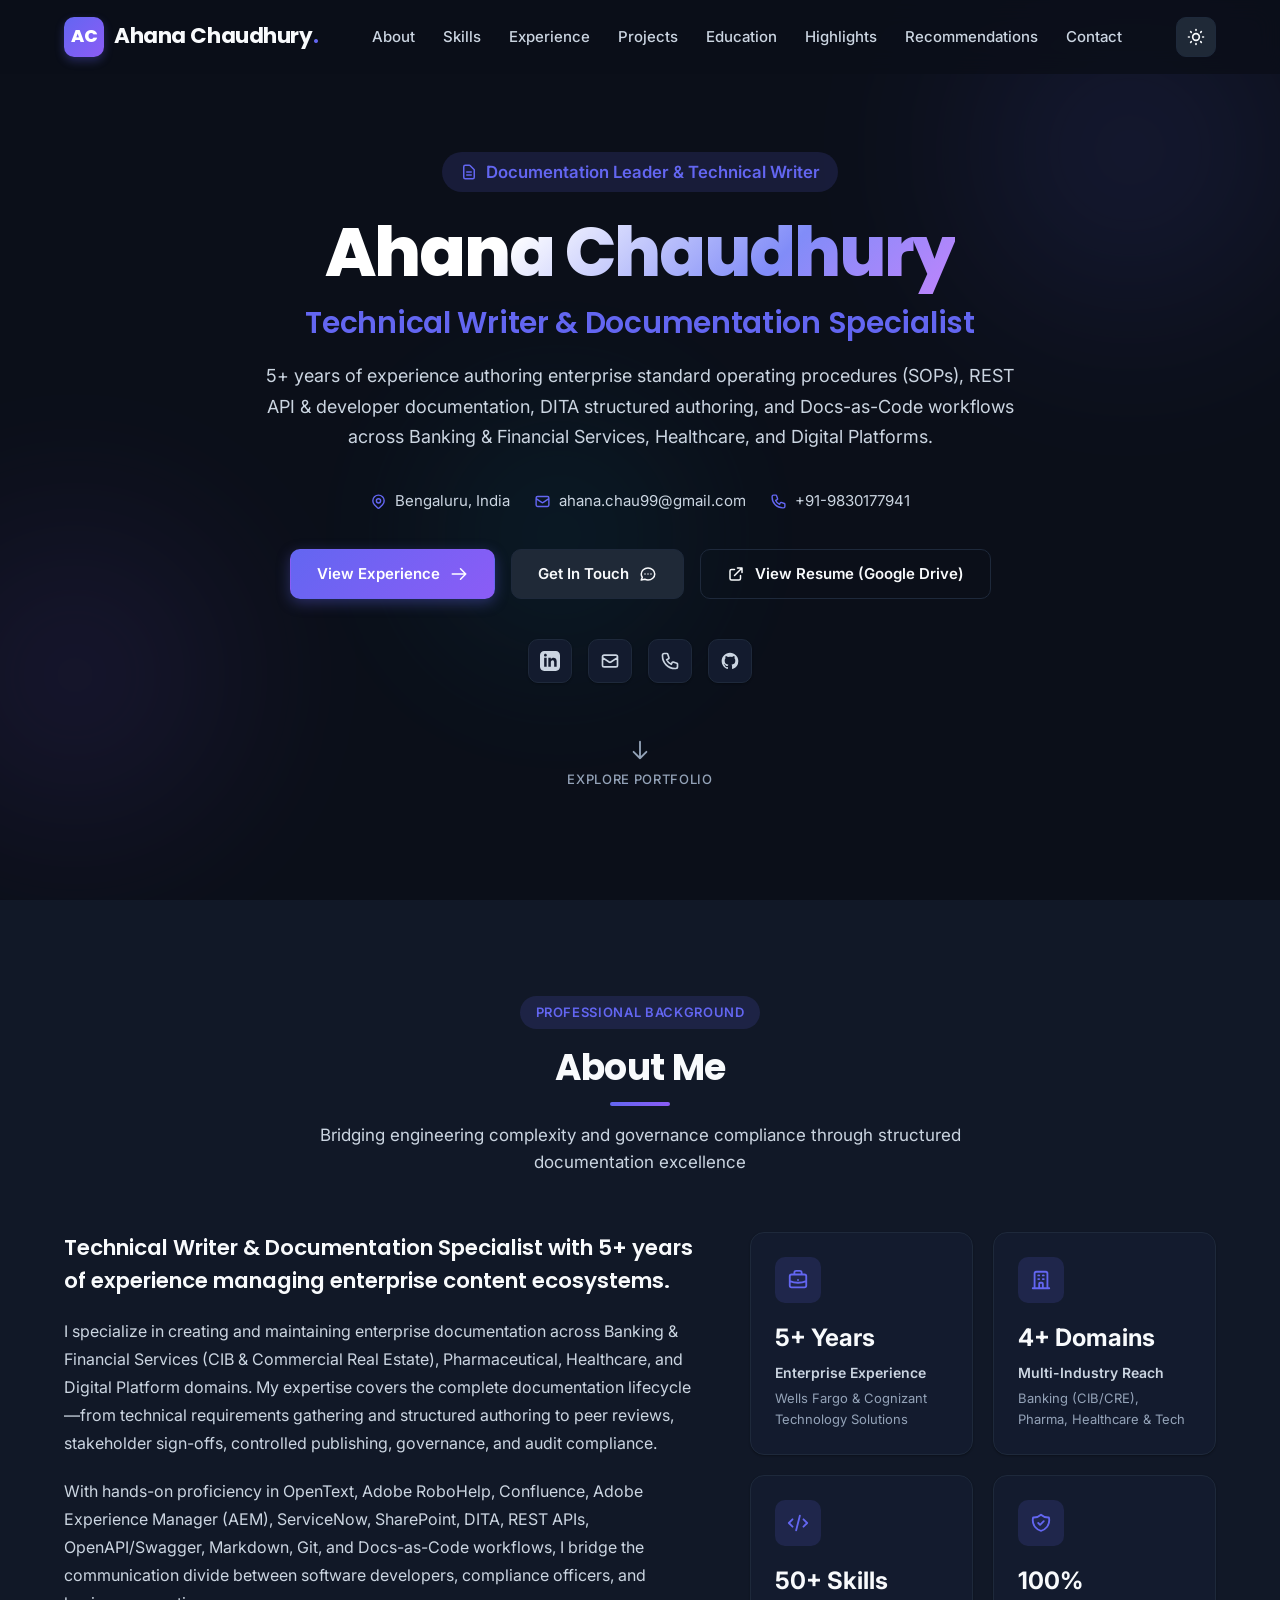
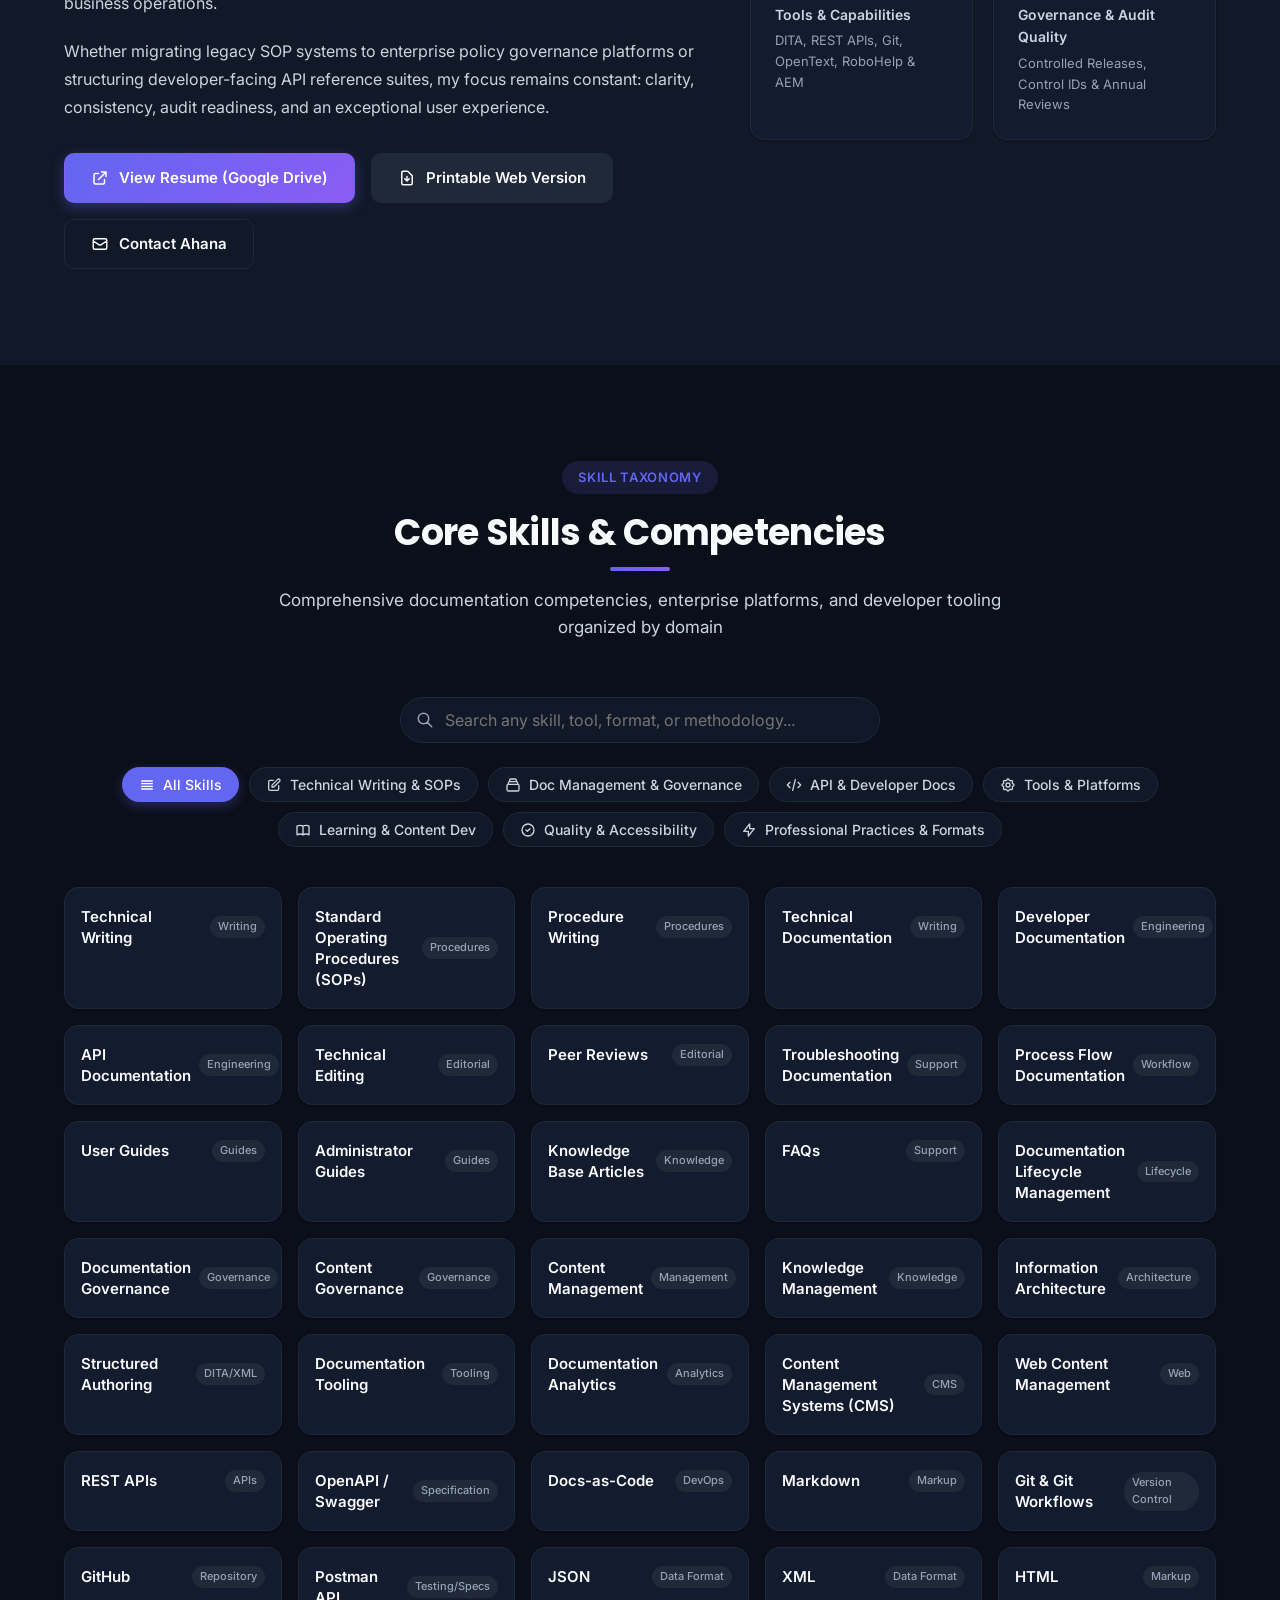
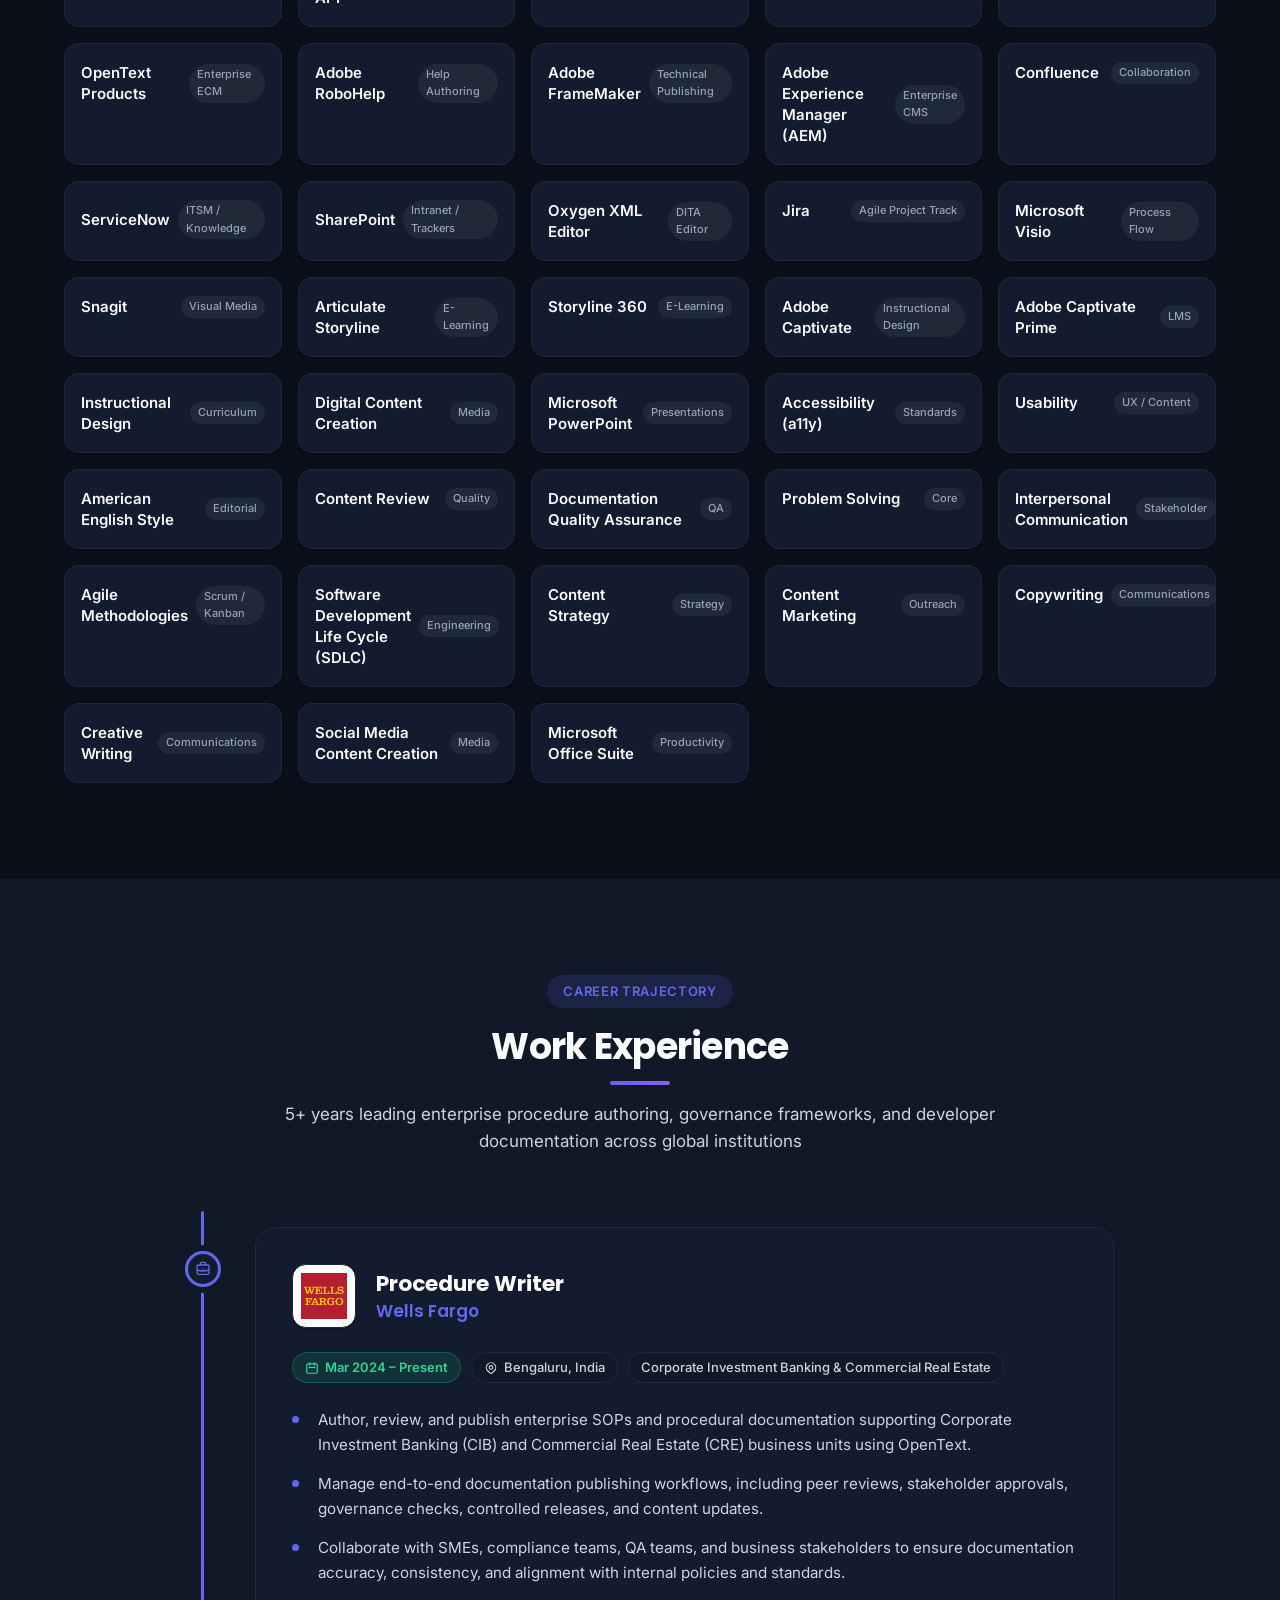
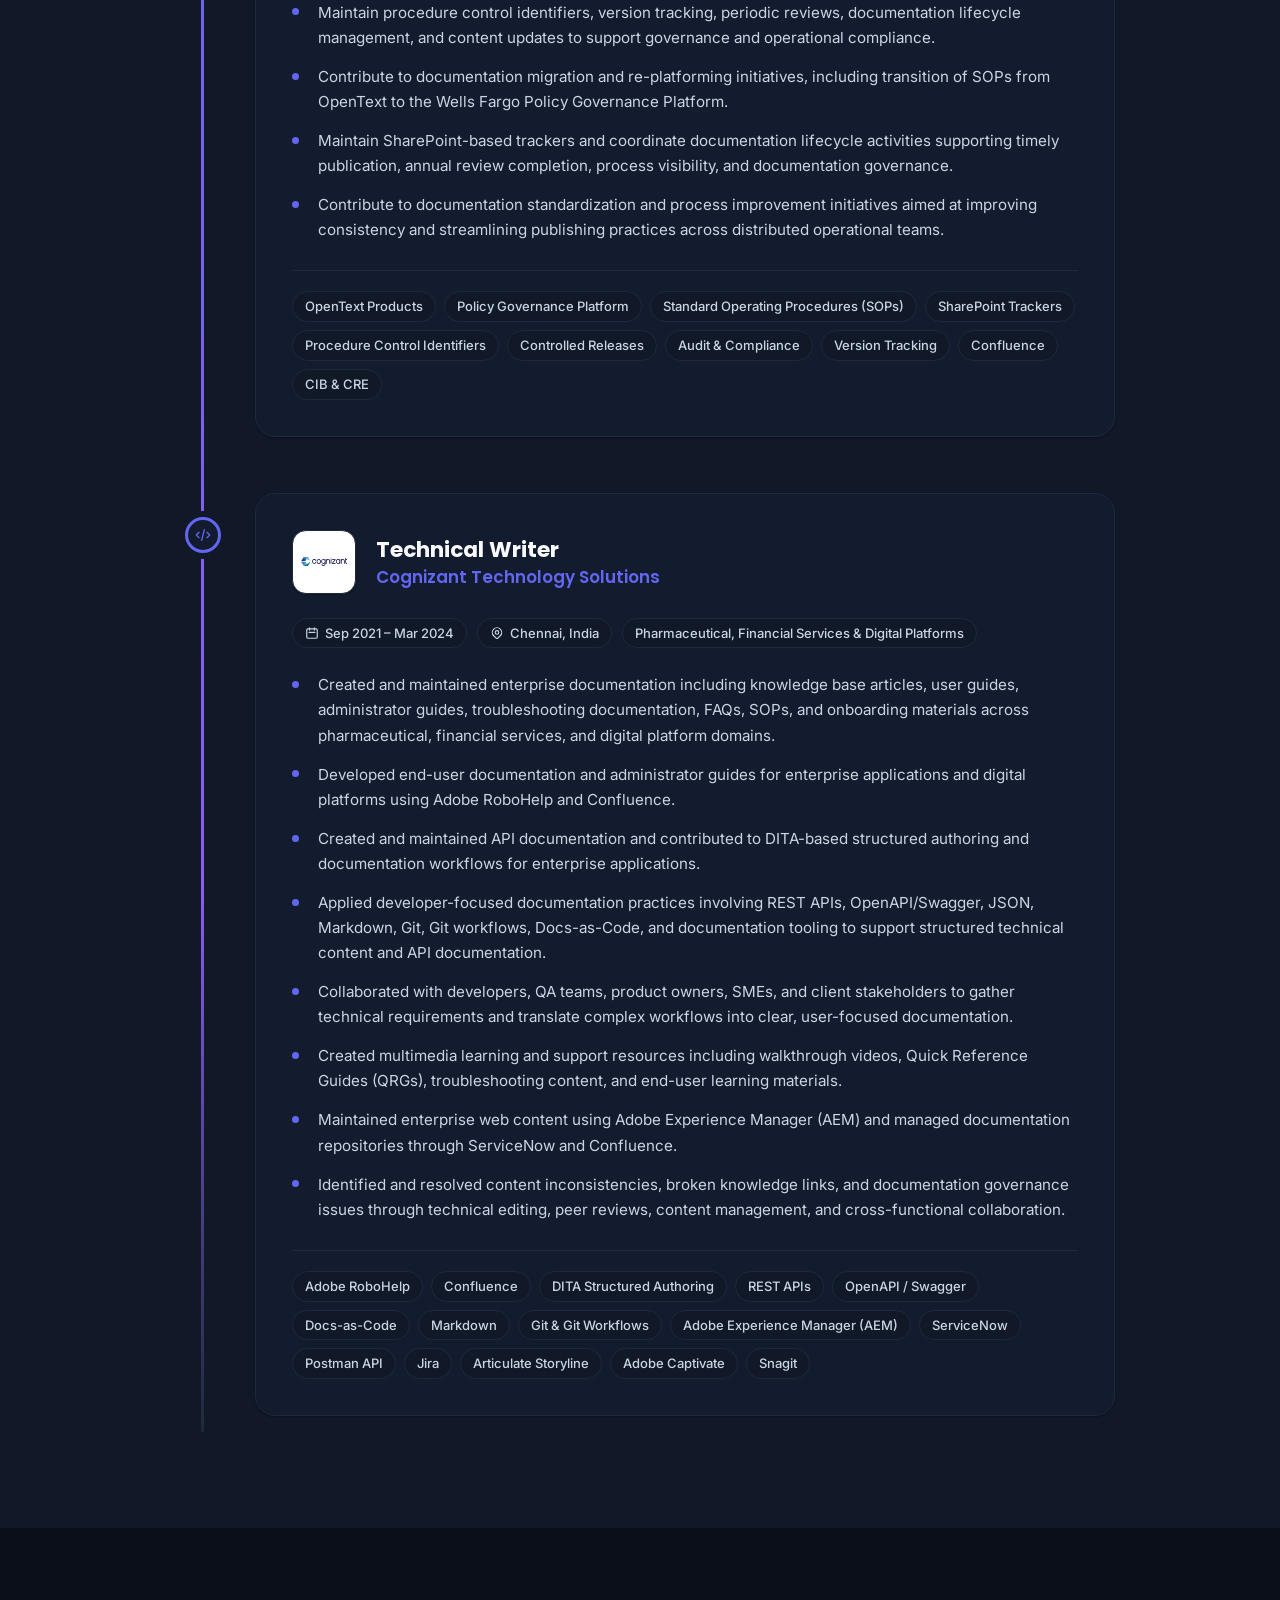
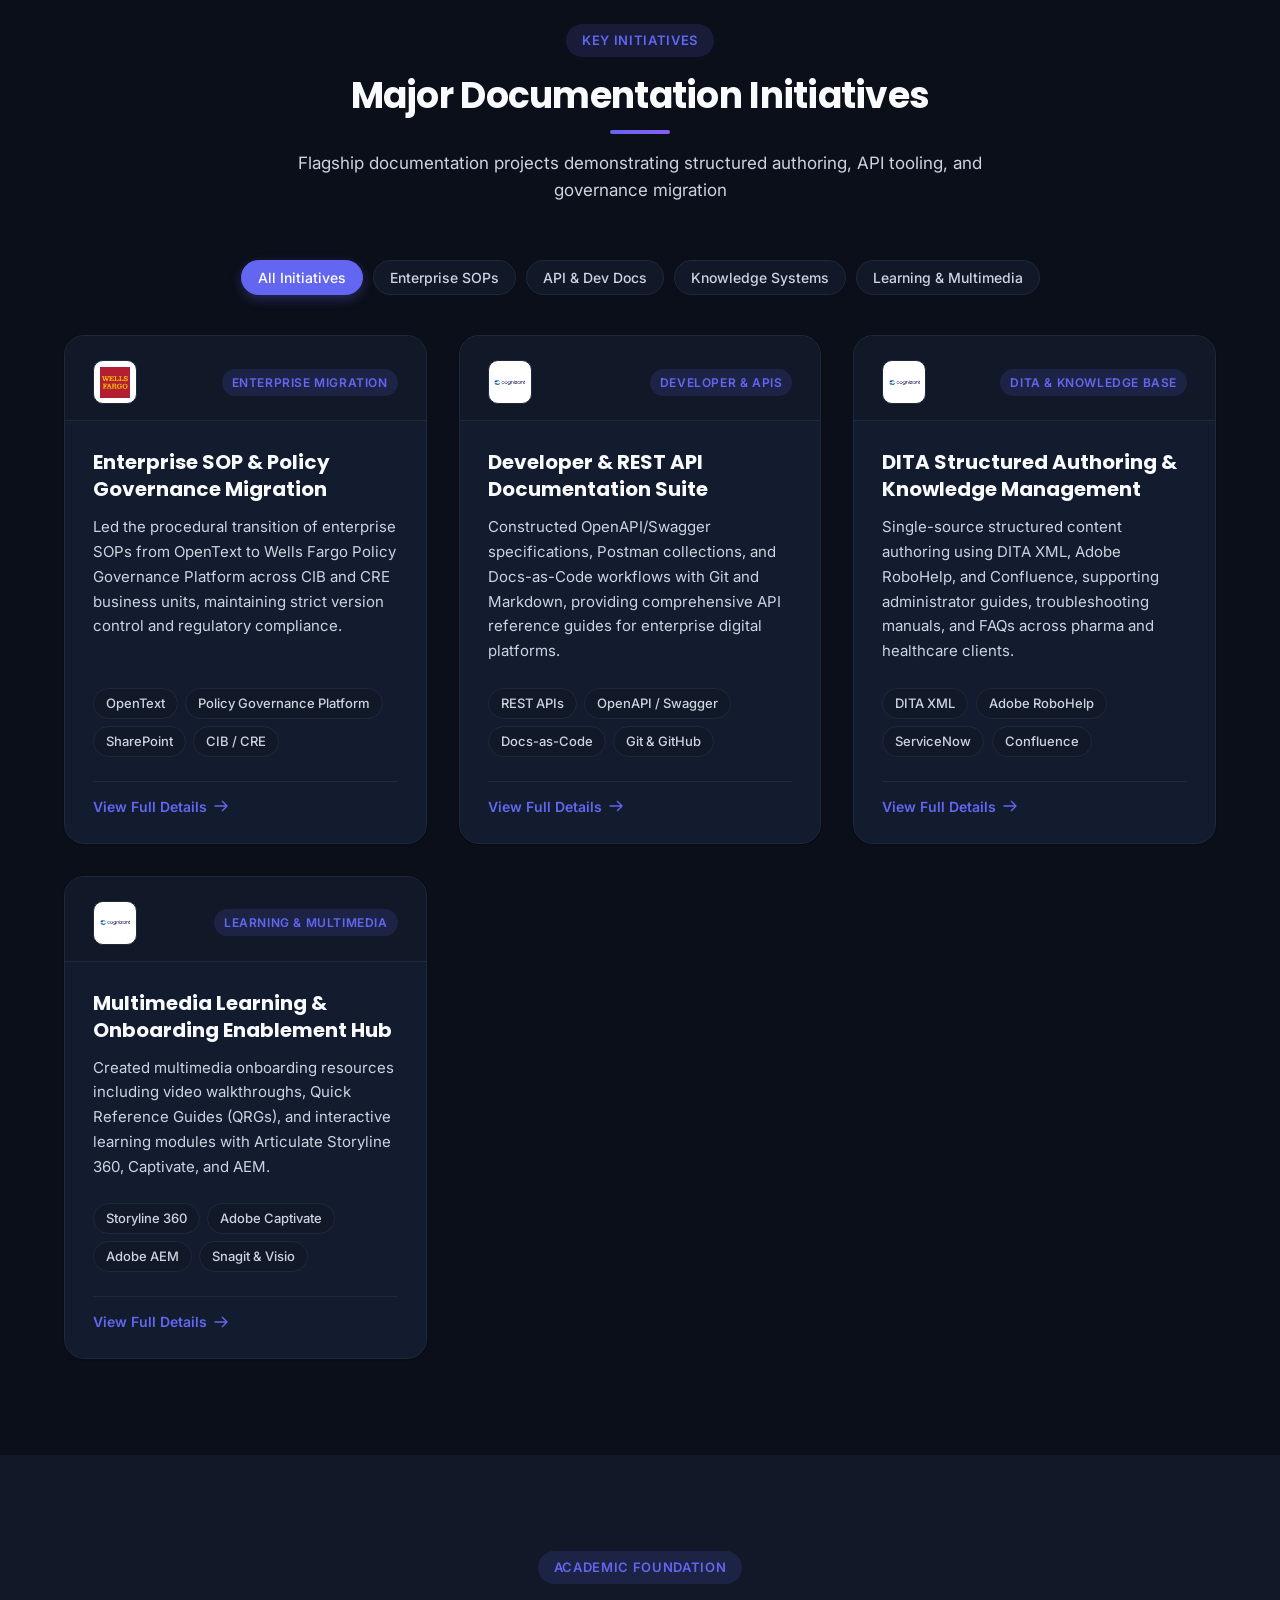
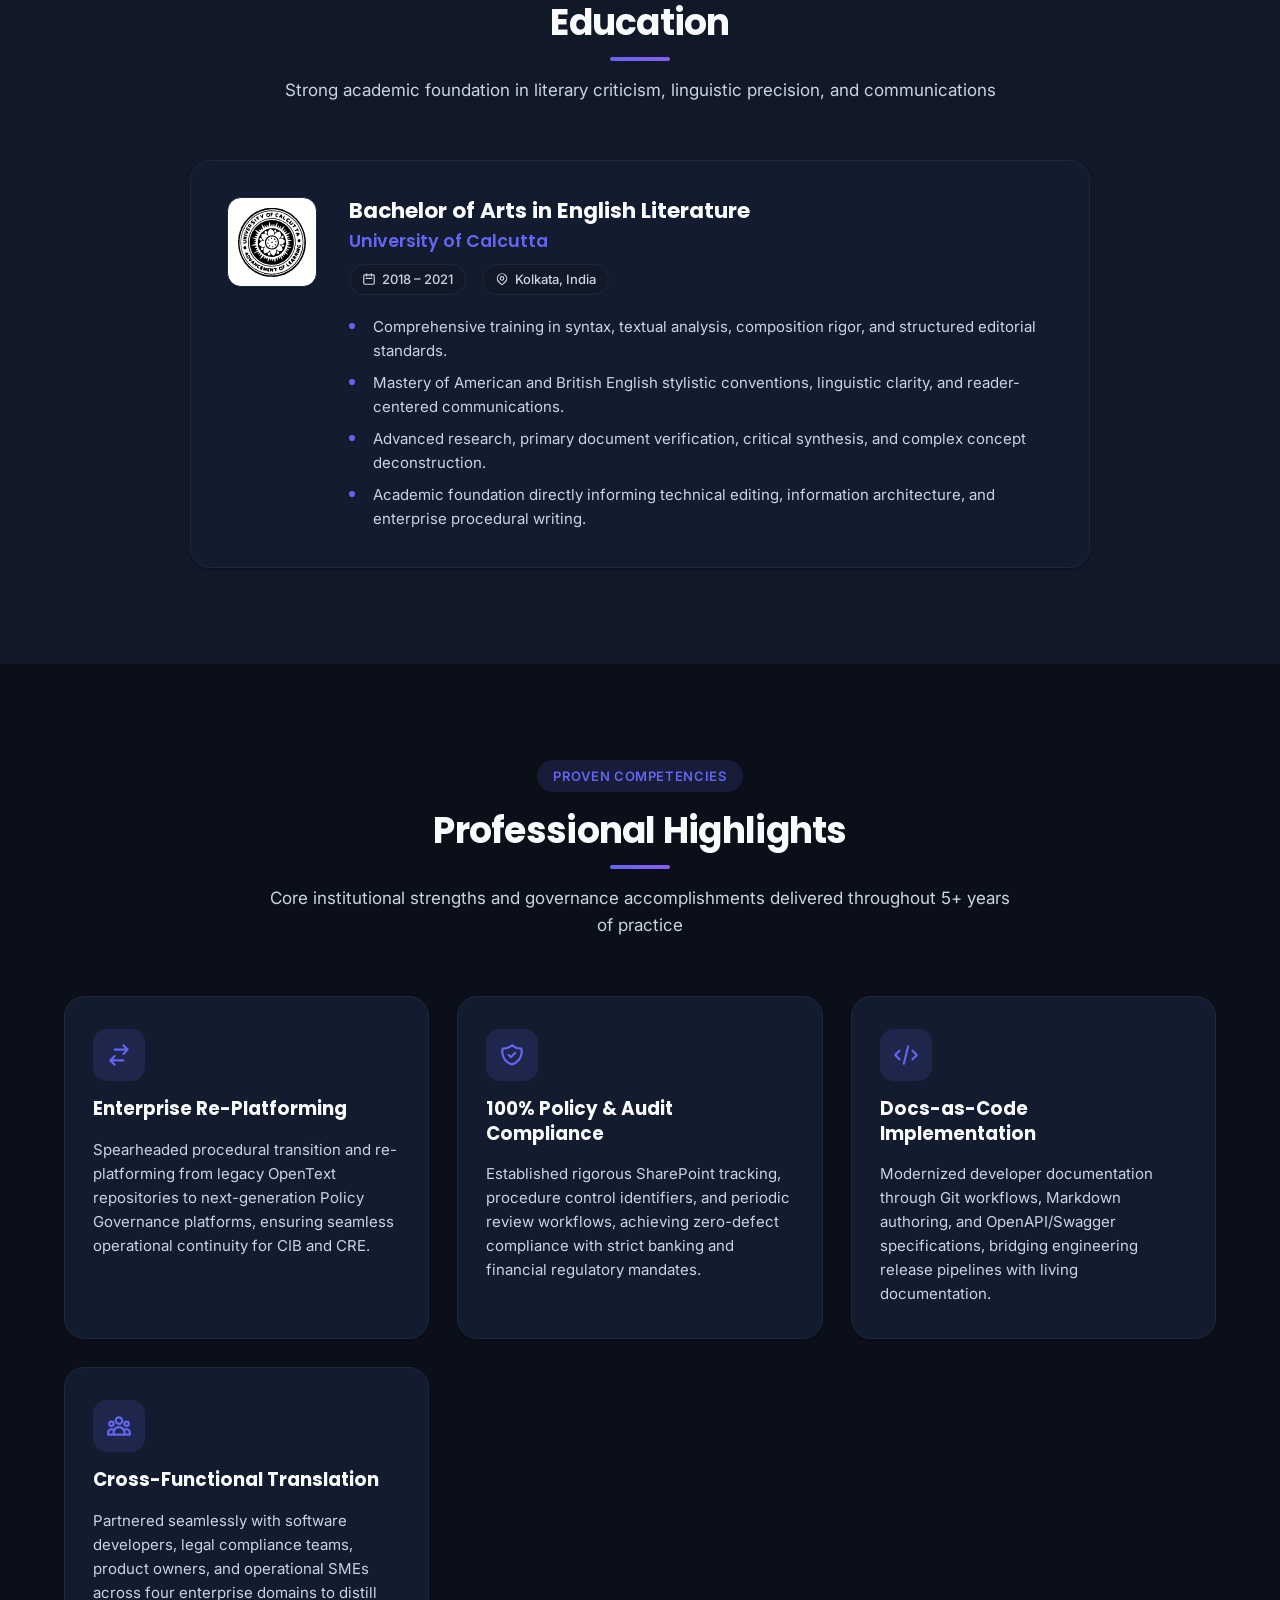
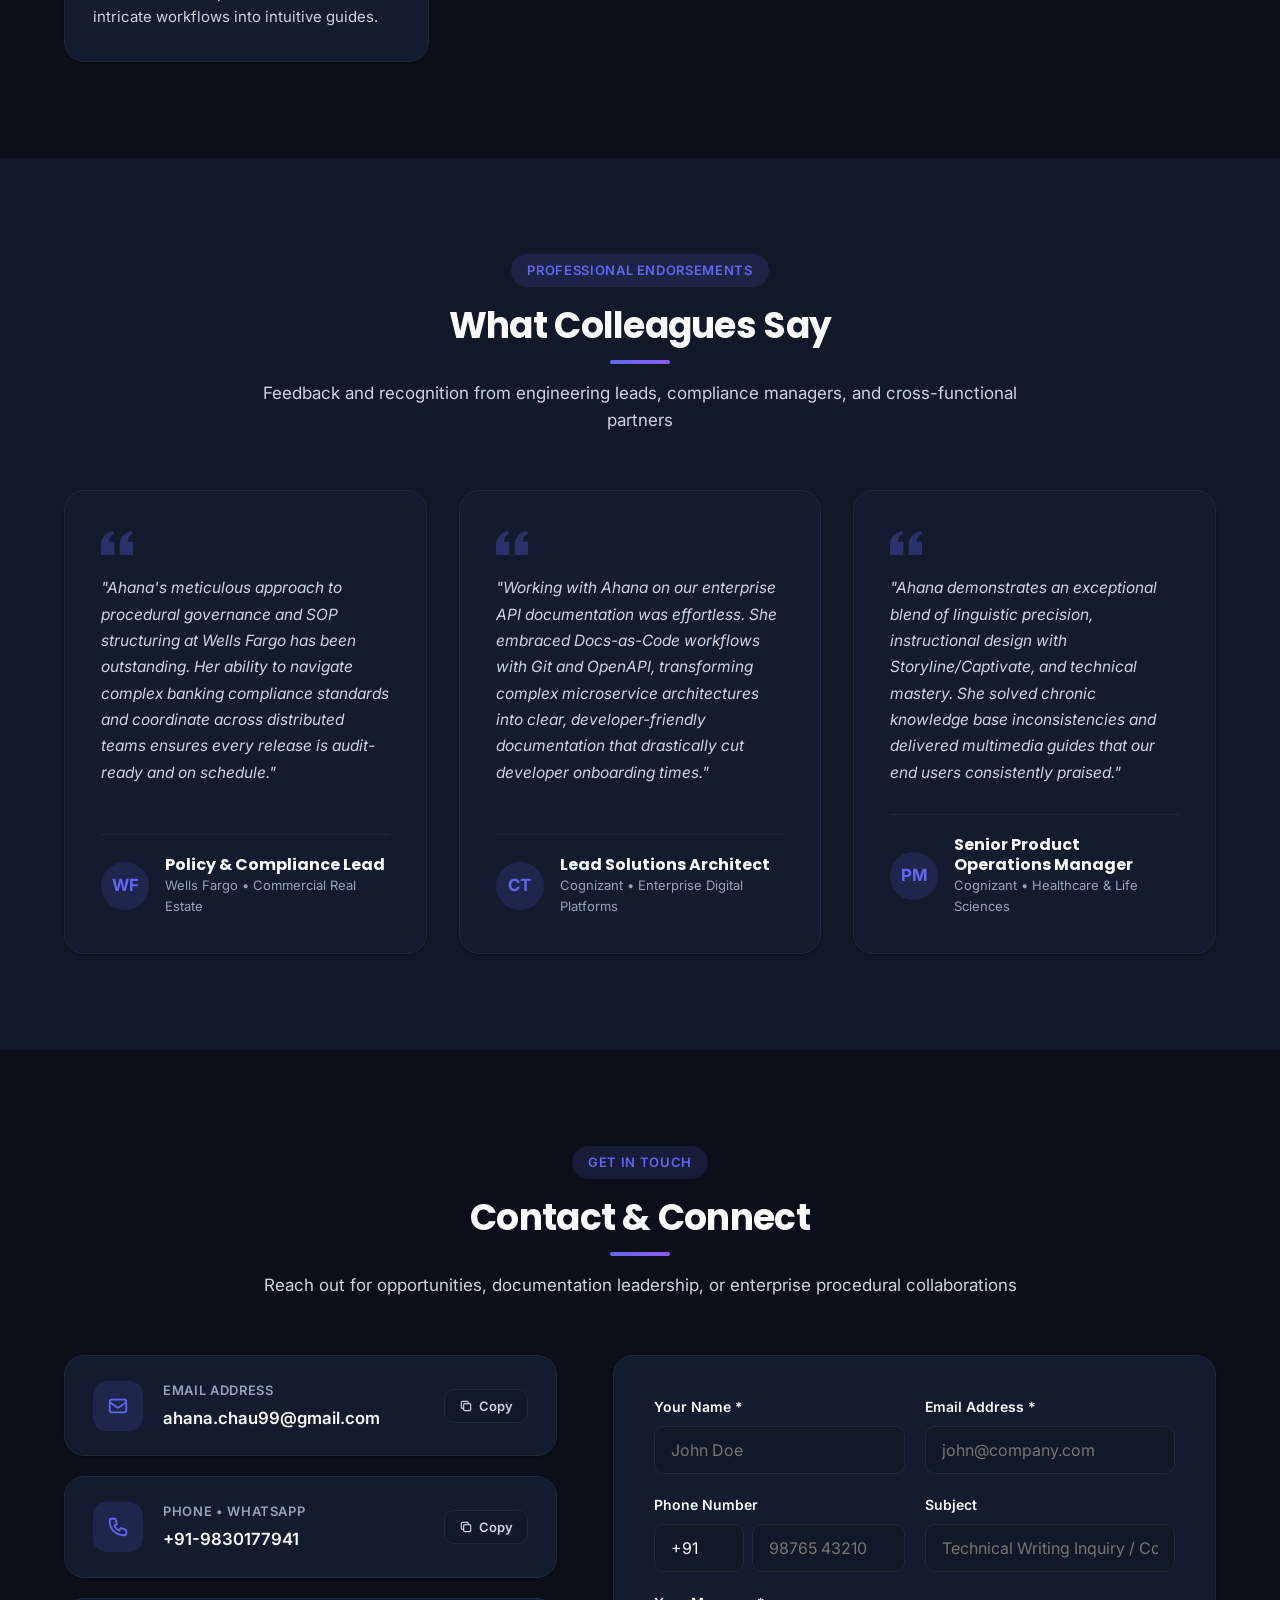
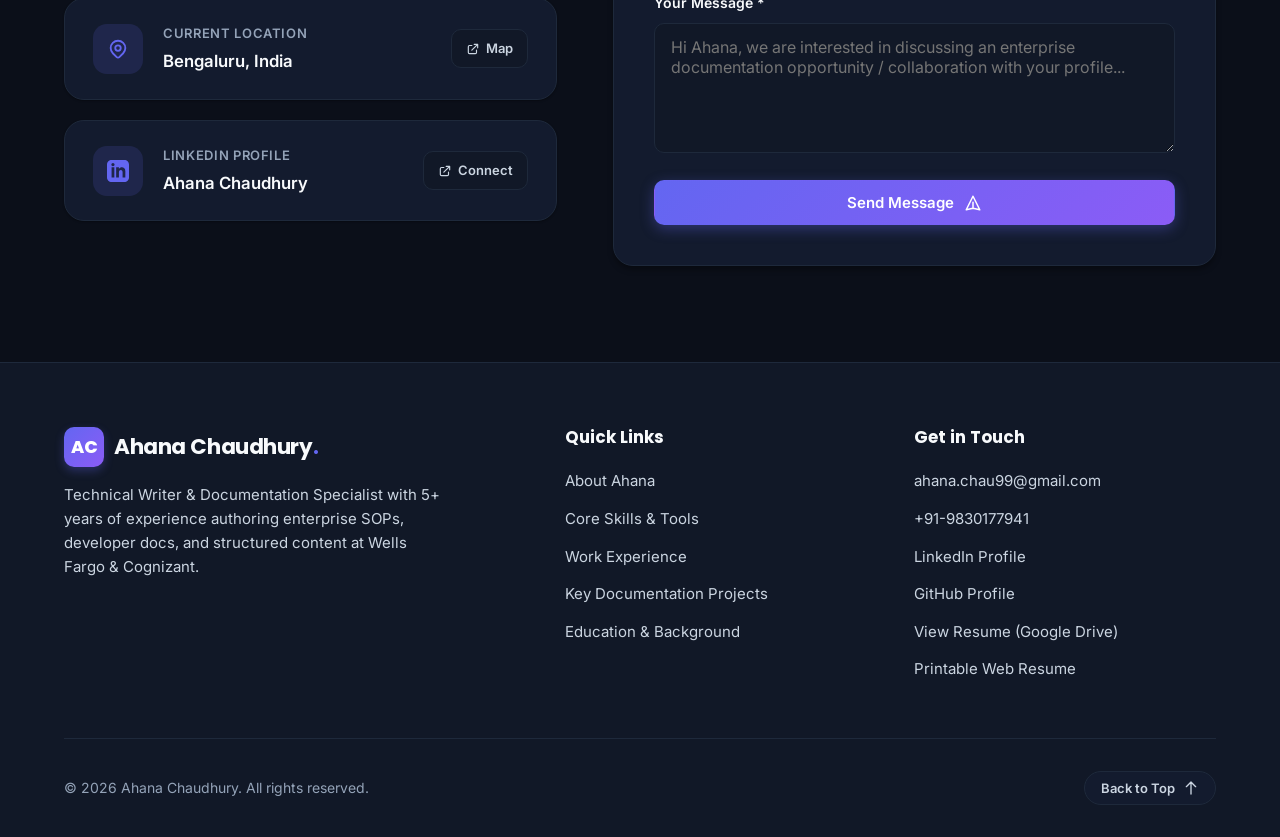
<file: index.html>
<!DOCTYPE html>
<html lang="en">
<head>
  <meta charset="UTF-8">
  <meta name="viewport" content="width=device-width, initial-scale=1.0">
  <meta http-equiv="X-UA-Compatible" content="ie=edge">
  
  <!-- Primary Meta Tags -->
  <title>Ahana Chaudhury | Technical Writer &amp; Documentation Specialist</title>
  <meta name="title" content="Ahana Chaudhury | Technical Writer &amp; Documentation Specialist">
  <meta name="description" content="Technical Writer &amp; Documentation Specialist with 5+ years experience in enterprise SOPs, REST API &amp; developer documentation, DITA structured authoring, and Docs-as-Code workflows across BFSI, Healthcare, and Digital Platforms.">
  <meta name="keywords" content="Ahana Chaudhury, Technical Writer, Documentation Specialist, Wells Fargo, Cognizant, API Documentation, SOPs, OpenText, Docs-as-Code, DITA, RoboHelp, AEM, Confluence">
  <meta name="author" content="Ahana Chaudhury">
  <meta name="theme-color" content="#6366f1">

  <!-- Open Graph / Facebook / LinkedIn -->
  <meta property="og:type" content="website">
  <meta property="og:url" content="https://ahanachaudhury.github.io/">
  <meta property="og:title" content="Ahana Chaudhury | Technical Writer &amp; Documentation Specialist">
  <meta property="og:description" content="5+ years of experience authoring enterprise documentation, developer guides, REST APIs, and structured content at Wells Fargo and Cognizant.">
  <meta property="og:image" content="assets/images/favicon.svg">

  <!-- Favicon -->
  <link rel="icon" type="image/svg+xml" href="assets/images/favicon.svg">
  <link rel="apple-touch-icon" href="assets/images/favicon.svg">

  <!-- Google Fonts: Inter & Poppins -->
  <link rel="preconnect" href="https://fonts.googleapis.com">
  <link rel="preconnect" href="https://fonts.gstatic.com" crossorigin>
  <link href="https://fonts.googleapis.com/css2?family=Inter:wght@300;400;500;600;700;800&family=Poppins:wght@400;500;600;700;800&display=swap" rel="stylesheet">

  <!-- Stylesheet -->
  <link rel="stylesheet" href="css/styles.css">
</head>
<body class="dark-mode">

  <!-- ==========================================================================
       NAVIGATION BAR
       ========================================================================== -->
  <nav class="navbar" id="navbar">
    <div class="container navbar-container">
      <a href="#home" class="navbar-logo" aria-label="Ahana Chaudhury Portfolio">
        <div class="logo-badge">AC</div>
        <span class="logo-text">Ahana Chaudhury<span class="logo-dot">.</span></span>
      </a>

      <!-- Desktop Menu -->
      <div class="navbar-menu">
        <a href="#about" class="navbar-link">About</a>
        <a href="#skills" class="navbar-link">Skills</a>
        <a href="#experience" class="navbar-link">Experience</a>
        <a href="#projects" class="navbar-link">Projects</a>
        <a href="#education" class="navbar-link">Education</a>
        <a href="#achievements" class="navbar-link">Highlights</a>
        <a href="#testimonials" class="navbar-link">Recommendations</a>
        <a href="#contact" class="navbar-link">Contact</a>
      </div>

      <!-- Action Buttons -->
      <div class="navbar-actions">
        <!-- Theme Toggle -->
        <button class="theme-toggle" id="themeToggle" aria-label="Toggle Light/Dark Theme" title="Toggle Theme">
          <svg class="sun-icon" xmlns="http://www.w3.org/2000/svg" fill="none" viewBox="0 0 24 24" stroke="currentColor">
            <path stroke-linecap="round" stroke-linejoin="round" stroke-width="2" d="M12 3v1m0 16v1m9-9h-1M4 12H3m15.364 6.364l-.707-.707M6.343 6.343l-.707-.707m12.728 0l-.707.707M6.343 17.657l-.707.707M16 12a4 4 0 11-8 0 4 4 0 018 0z" />
          </svg>
          <svg class="moon-icon" xmlns="http://www.w3.org/2000/svg" fill="none" viewBox="0 0 24 24" stroke="currentColor">
            <path stroke-linecap="round" stroke-linejoin="round" stroke-width="2" d="M20.354 15.354A9 9 0 018.646 3.646 9.003 9.003 0 0012 21a9.003 9.003 0 008.354-5.646z" />
          </svg>
        </button>

        <!-- Mobile Menu Toggle -->
        <button class="mobile-menu-toggle" id="mobileMenuToggle" aria-label="Open Mobile Menu">
          <svg xmlns="http://www.w3.org/2000/svg" fill="none" viewBox="0 0 24 24" stroke="currentColor">
            <path stroke-linecap="round" stroke-linejoin="round" stroke-width="2" d="M4 6h16M4 12h16m-7 6h7" />
          </svg>
        </button>
      </div>
    </div>
  </nav>

  <!-- Mobile Drawer -->
  <div class="mobile-drawer" id="mobileDrawer">
    <div class="mobile-drawer-links">
      <a href="#about" class="mobile-drawer-link">About</a>
      <a href="#skills" class="mobile-drawer-link">Skills &amp; Tools</a>
      <a href="#experience" class="mobile-drawer-link">Work Experience</a>
      <a href="#projects" class="mobile-drawer-link">Key Projects</a>
      <a href="#education" class="mobile-drawer-link">Education</a>
      <a href="#achievements" class="mobile-drawer-link">Highlights &amp; Governance</a>
      <a href="#testimonials" class="mobile-drawer-link">Recommendations</a>
      <a href="#contact" class="mobile-drawer-link">Contact &amp; Connect</a>
    </div>
  </div>

  <!-- ==========================================================================
       HERO SECTION
       ========================================================================== -->
  <section class="hero" id="home">
    <div class="hero-background">
      <div class="gradient-orb orb-1"></div>
      <div class="gradient-orb orb-2"></div>
      <div class="gradient-orb orb-3"></div>
    </div>

    <div class="container hero-container">
      <div class="hero-greeting">
        <svg xmlns="http://www.w3.org/2000/svg" width="18" height="18" fill="none" viewBox="0 0 24 24" stroke="currentColor">
          <path stroke-linecap="round" stroke-linejoin="round" stroke-width="2" d="M9 12h6m-6 4h6m2 5H7a2 2 0 01-2-2V5a2 2 0 012-2h5.586a1 1 0 01.707.293l5.414 5.414a1 1 0 01.293.707V19a2 2 0 01-2 2z" />
        </svg>
        <span>Documentation Leader &amp; Technical Writer</span>
      </div>

      <h1 class="hero-name">
        <span class="hero-name-gradient">Ahana Chaudhury</span>
      </h1>

      <h2 class="hero-title">Technical Writer &amp; Documentation Specialist</h2>

      <p class="hero-tagline">
        5+ years of experience authoring enterprise standard operating procedures (SOPs), REST API &amp; developer documentation, DITA structured authoring, and Docs-as-Code workflows across Banking &amp; Financial Services, Healthcare, and Digital Platforms.
      </p>

      <div class="hero-meta-bar">
        <span class="hero-meta-item">
          <svg xmlns="http://www.w3.org/2000/svg" fill="none" viewBox="0 0 24 24" stroke="currentColor">
            <path stroke-linecap="round" stroke-linejoin="round" stroke-width="2" d="M17.657 16.657L13.414 20.9a1.998 1.998 0 01-2.827 0l-4.244-4.243a8 8 0 1111.314 0z" />
            <path stroke-linecap="round" stroke-linejoin="round" stroke-width="2" d="M15 11a3 3 0 11-6 0 3 3 0 016 0z" />
          </svg>
          Bengaluru, India
        </span>
        <span class="hero-meta-item">
          <svg xmlns="http://www.w3.org/2000/svg" fill="none" viewBox="0 0 24 24" stroke="currentColor">
            <path stroke-linecap="round" stroke-linejoin="round" stroke-width="2" d="M3 8l7.89 5.26a2 2 0 002.22 0L21 8M5 19h14a2 2 0 002-2V7a2 2 0 00-2-2H5a2 2 0 00-2 2v10a2 2 0 002 2z" />
          </svg>
          ahana.chau99@gmail.com
        </span>
        <span class="hero-meta-item">
          <svg xmlns="http://www.w3.org/2000/svg" fill="none" viewBox="0 0 24 24" stroke="currentColor">
            <path stroke-linecap="round" stroke-linejoin="round" stroke-width="2" d="M3 5a2 2 0 012-2h3.28a1 1 0 01.948.684l1.498 4.493a1 1 0 01-.502 1.21l-2.257 1.13a11.042 11.042 0 005.516 5.516l1.13-2.257a1 1 0 011.21-.502l4.493 1.498a1 1 0 01.684.949V19a2 2 0 01-2 2h-1C9.716 21 3 14.284 3 6V5z" />
          </svg>
          +91-9830177941
        </span>
      </div>

      <div class="hero-cta">
        <a href="#experience" class="btn btn-primary">
          <span>View Experience</span>
          <svg xmlns="http://www.w3.org/2000/svg" fill="none" viewBox="0 0 24 24" stroke="currentColor">
            <path stroke-linecap="round" stroke-linejoin="round" stroke-width="2" d="M14 5l7 7m0 0l-7 7m7-7H3" />
          </svg>
        </a>
        <a href="#contact" class="btn btn-secondary">
          <span>Get In Touch</span>
          <svg xmlns="http://www.w3.org/2000/svg" fill="none" viewBox="0 0 24 24" stroke="currentColor">
            <path stroke-linecap="round" stroke-linejoin="round" stroke-width="2" d="M8 12h.01M12 12h.01M16 12h.01M21 12c0 4.418-4.03 8-9 8a9.863 9.863 0 01-4.255-.949L3 20l1.395-3.72C3.512 15.042 3 13.574 3 12c0-4.418 4.03-8 9-8s9 3.582 9 8z" />
          </svg>
        </a>
        <!-- Verified Google Drive Link -->
        <a href="https://drive.google.com/file/d/1oFETfltOM-yycKnx8bOIbJI--kqWb2QK/view" target="_blank" rel="noopener noreferrer" class="btn btn-outline" title="Open Ahana's Resume on Google Drive">
          <svg xmlns="http://www.w3.org/2000/svg" fill="none" viewBox="0 0 24 24" stroke="currentColor">
            <path stroke-linecap="round" stroke-linejoin="round" stroke-width="2" d="M10 6H6a2 2 0 00-2 2v10a2 2 0 002 2h10a2 2 0 002-2v-4M14 4h6m0 0v6m0-6L10 14" />
          </svg>
          <span>View Resume (Google Drive)</span>
        </a>
      </div>

      <div class="hero-social">
        <a href="https://www.linkedin.com/in/ahana-chaudhury/" target="_blank" rel="noopener noreferrer" class="social-link" aria-label="LinkedIn Profile">
          <svg xmlns="http://www.w3.org/2000/svg" viewBox="0 0 24 24" fill="currentColor">
            <path d="M19 0h-14c-2.761 0-5 2.239-5 5v14c0 2.761 2.239 5 5 5h14c2.762 0 5-2.239 5-5v-14c0-2.761-2.238-5-5-5zm-11 19h-3v-11h3v11zm-1.5-12.268c-.966 0-1.75-.79-1.75-1.764s.784-1.764 1.75-1.764 1.75.79 1.75 1.764-.783 1.764-1.75 1.764zm13.5 12.268h-3v-5.604c0-3.368-4-3.113-4 0v5.604h-3v-11h3v1.765c1.396-2.586 7-2.777 7 2.476v6.759z"/>
          </svg>
        </a>
        <a href="mailto:ahana.chau99@gmail.com" class="social-link" aria-label="Send Email">
          <svg xmlns="http://www.w3.org/2000/svg" fill="none" viewBox="0 0 24 24" stroke="currentColor">
            <path stroke-linecap="round" stroke-linejoin="round" stroke-width="2" d="M3 8l7.89 5.26a2 2 0 002.22 0L21 8M5 19h14a2 2 0 002-2V7a2 2 0 00-2-2H5a2 2 0 00-2 2v10a2 2 0 002 2z" />
          </svg>
        </a>
        <a href="tel:+919830177941" class="social-link" aria-label="Call Mobile">
          <svg xmlns="http://www.w3.org/2000/svg" fill="none" viewBox="0 0 24 24" stroke="currentColor">
            <path stroke-linecap="round" stroke-linejoin="round" stroke-width="2" d="M3 5a2 2 0 012-2h3.28a1 1 0 01.948.684l1.498 4.493a1 1 0 01-.502 1.21l-2.257 1.13a11.042 11.042 0 005.516 5.516l1.13-2.257a1 1 0 011.21-.502l4.493 1.498a1 1 0 01.684.949V19a2 2 0 01-2 2h-1C9.716 21 3 14.284 3 6V5z" />
          </svg>
        </a>
        <a href="https://github.com/ahana" target="_blank" rel="noopener noreferrer" class="social-link" aria-label="GitHub Profile">
          <svg xmlns="http://www.w3.org/2000/svg" viewBox="0 0 24 24" fill="currentColor">
            <path fill-rule="evenodd" clip-rule="evenodd" d="M12 2C6.477 2 2 6.484 2 12.017c0 4.425 2.865 8.18 6.839 9.504.5.092.682-.217.682-.483 0-.237-.008-.868-.013-1.703-2.782.605-3.369-1.343-3.369-1.343-.454-1.158-1.11-1.466-1.11-1.466-.908-.62.069-.608.069-.608 1.003.07 1.53 1.032 1.53 1.032.892 1.53 2.341 1.088 2.91.832.092-.647.35-1.088.636-1.338-2.22-.253-4.555-1.113-4.555-4.951 0-1.093.39-1.988 1.029-2.688-.103-.253-.446-1.272.098-2.65 0 0 .84-.27 2.75 1.026A9.564 9.564 0 0112 6.844c.85.004 1.705.115 2.504.337 1.909-1.296 2.747-1.027 2.747-1.027.546 1.379.202 2.398.1 2.651.64.7 1.028 1.595 1.028 2.688 0 3.848-2.339 4.695-4.566 4.943.359.309.678.92.678 1.855 0 1.338-.012 2.419-.012 2.747 0 .268.18.58.688.482A10.019 10.019 0 0022 12.017C22 6.484 17.522 2 12 2z"/>
          </svg>
        </a>
      </div>

      <div class="hero-scroll-indicator" onclick="document.getElementById('about').scrollIntoView({behavior: 'smooth'})">
        <svg class="scroll-icon" xmlns="http://www.w3.org/2000/svg" fill="none" viewBox="0 0 24 24" stroke="currentColor">
          <path stroke-linecap="round" stroke-linejoin="round" stroke-width="2" d="M19 14l-7 7m0 0l-7-7m7 7V3" />
        </svg>
        <span>Explore Portfolio</span>
      </div>
    </div>
  </section>

  <!-- ==========================================================================
       ABOUT SECTION
       ========================================================================== -->
  <section class="about section-padding" id="about">
    <div class="container">
      <div class="section-header">
        <span class="section-badge">Professional Background</span>
        <h2 class="section-title">About Me</h2>
        <div class="section-title-line"></div>
        <p class="section-subtitle">Bridging engineering complexity and governance compliance through structured documentation excellence</p>
      </div>

      <div class="about-grid">
        <div class="about-text">
          <h3 class="about-subtitle">
            Technical Writer &amp; Documentation Specialist with 5+ years of experience managing enterprise content ecosystems.
          </h3>
          <p class="about-paragraph">
            I specialize in creating and maintaining enterprise documentation across Banking &amp; Financial Services (CIB &amp; Commercial Real Estate), Pharmaceutical, Healthcare, and Digital Platform domains. My expertise covers the complete documentation lifecycle—from technical requirements gathering and structured authoring to peer reviews, stakeholder sign-offs, controlled publishing, governance, and audit compliance.
          </p>
          <p class="about-paragraph">
            With hands-on proficiency in OpenText, Adobe RoboHelp, Confluence, Adobe Experience Manager (AEM), ServiceNow, SharePoint, DITA, REST APIs, OpenAPI/Swagger, Markdown, Git, and Docs-as-Code workflows, I bridge the communication divide between software developers, compliance officers, and business operations.
          </p>
          <p class="about-paragraph">
            Whether migrating legacy SOP systems to enterprise policy governance platforms or structuring developer-facing API reference suites, my focus remains constant: clarity, consistency, audit readiness, and an exceptional user experience.
          </p>
          
          <div class="about-cta">
            <!-- Google Drive Resume Button -->
            <a href="https://drive.google.com/file/d/1oFETfltOM-yycKnx8bOIbJI--kqWb2QK/view" target="_blank" rel="noopener noreferrer" class="btn btn-primary" title="Open Ahana's Resume on Google Drive">
              <svg xmlns="http://www.w3.org/2000/svg" fill="none" viewBox="0 0 24 24" stroke="currentColor">
                <path stroke-linecap="round" stroke-linejoin="round" stroke-width="2" d="M10 6H6a2 2 0 00-2 2v10a2 2 0 002 2h10a2 2 0 002-2v-4M14 4h6m0 0v6m0-6L10 14" />
              </svg>
              <span>View Resume (Google Drive)</span>
            </a>
            <!-- Printable Web Version -->
            <a href="assets/docs/resume.html" target="_blank" class="btn btn-secondary" title="View Printable Web Version">
              <svg xmlns="http://www.w3.org/2000/svg" fill="none" viewBox="0 0 24 24" stroke="currentColor">
                <path stroke-linecap="round" stroke-linejoin="round" stroke-width="2" d="M12 10v6m0 0l-3-3m3 3l3-3m2 8H7a2 2 0 01-2-2V5a2 2 0 012-2h5.586a1 1 0 01.707.293l5.414 5.414a1 1 0 01.293.707V19a2 2 0 01-2 2z" />
              </svg>
              <span>Printable Web Version</span>
            </a>
            <a href="#contact" class="btn btn-outline">
              <svg xmlns="http://www.w3.org/2000/svg" fill="none" viewBox="0 0 24 24" stroke="currentColor">
                <path stroke-linecap="round" stroke-linejoin="round" stroke-width="2" d="M3 8l7.89 5.26a2 2 0 002.22 0L21 8M5 19h14a2 2 0 002-2V7a2 2 0 00-2-2H5a2 2 0 00-2 2v10a2 2 0 002 2z" />
              </svg>
              <span>Contact Ahana</span>
            </a>
          </div>
        </div>

        <div class="about-highlights">
          <!-- Card 1 -->
          <div class="highlight-card">
            <div class="highlight-icon-wrapper">
              <svg xmlns="http://www.w3.org/2000/svg" fill="none" viewBox="0 0 24 24" stroke="currentColor">
                <path stroke-linecap="round" stroke-linejoin="round" stroke-width="2" d="M21 13.255A23.931 23.931 0 0112 15c-3.183 0-6.22-.62-9-1.745M16 6V4a2 2 0 00-2-2h-4a2 2 0 00-2 2v2m4 6h.01M5 20h14a2 2 0 002-2V8a2 2 0 00-2-2H5a2 2 0 00-2 2v10a2 2 0 002 2z" />
              </svg>
            </div>
            <div class="highlight-title">5+ Years</div>
            <div class="highlight-label">Enterprise Experience</div>
            <div class="highlight-subtitle">Wells Fargo &amp; Cognizant Technology Solutions</div>
          </div>

          <!-- Card 2 -->
          <div class="highlight-card">
            <div class="highlight-icon-wrapper">
              <svg xmlns="http://www.w3.org/2000/svg" fill="none" viewBox="0 0 24 24" stroke="currentColor">
                <path stroke-linecap="round" stroke-linejoin="round" stroke-width="2" d="M19 21V5a2 2 0 00-2-2H7a2 2 0 00-2 2v16m14 0h2m-2 0h-5m-9 0H3m2 0h5M9 7h1m-1 4h1m4-4h1m-1 4h1m-5 10v-5a1 1 0 011-1h2a1 1 0 011 1v5m-4 0h4" />
              </svg>
            </div>
            <div class="highlight-title">4+ Domains</div>
            <div class="highlight-label">Multi-Industry Reach</div>
            <div class="highlight-subtitle">Banking (CIB/CRE), Pharma, Healthcare &amp; Tech</div>
          </div>

          <!-- Card 3 -->
          <div class="highlight-card">
            <div class="highlight-icon-wrapper">
              <svg xmlns="http://www.w3.org/2000/svg" fill="none" viewBox="0 0 24 24" stroke="currentColor">
                <path stroke-linecap="round" stroke-linejoin="round" stroke-width="2" d="M10 20l4-16m4 4l4 4-4 4M6 16l-4-4 4-4" />
              </svg>
            </div>
            <div class="highlight-title">50+ Skills</div>
            <div class="highlight-label">Tools &amp; Capabilities</div>
            <div class="highlight-subtitle">DITA, REST APIs, Git, OpenText, RoboHelp &amp; AEM</div>
          </div>

          <!-- Card 4 -->
          <div class="highlight-card">
            <div class="highlight-icon-wrapper">
              <svg xmlns="http://www.w3.org/2000/svg" fill="none" viewBox="0 0 24 24" stroke="currentColor">
                <path stroke-linecap="round" stroke-linejoin="round" stroke-width="2" d="M9 12l2 2 4-4m5.618-4.016A11.955 11.955 0 0112 2.944a11.955 11.955 0 01-8.618 3.04A12.02 12.02 0 003 9c0 5.591 3.824 10.29 9 11.622 5.176-1.332 9-6.03 9-11.622 0-1.042-.133-2.052-.382-3.016z" />
              </svg>
            </div>
            <div class="highlight-title">100%</div>
            <div class="highlight-label">Governance &amp; Audit Quality</div>
            <div class="highlight-subtitle">Controlled Releases, Control IDs &amp; Annual Reviews</div>
          </div>
        </div>
      </div>
    </div>
  </section>

  <!-- ==========================================================================
       CORE SKILLS SECTION
       ========================================================================== -->
  <section class="skills section-padding" id="skills">
    <div class="container">
      <div class="section-header">
        <span class="section-badge">Skill Taxonomy</span>
        <h2 class="section-title">Core Skills &amp; Competencies</h2>
        <div class="section-title-line"></div>
        <p class="section-subtitle">Comprehensive documentation competencies, enterprise platforms, and developer tooling organized by domain</p>
      </div>

      <div class="skills-toolbar">
        <!-- Search Input -->
        <div class="skills-search-wrapper">
          <svg class="skills-search-icon" xmlns="http://www.w3.org/2000/svg" fill="none" viewBox="0 0 24 24" stroke="currentColor">
            <path stroke-linecap="round" stroke-linejoin="round" stroke-width="2" d="M21 21l-6-6m2-5a7 7 0 11-14 0 7 7 0 0114 0z" />
          </svg>
          <input type="text" id="skillSearchInput" class="skills-search-input" placeholder="Search any skill, tool, format, or methodology..." aria-label="Search Skills">
        </div>

        <!-- Category Filter Buttons -->
        <div class="skills-categories">
          <button class="category-btn active" data-category="all">
            <svg xmlns="http://www.w3.org/2000/svg" fill="none" viewBox="0 0 24 24" stroke="currentColor">
              <path stroke-linecap="round" stroke-linejoin="round" stroke-width="2" d="M4 6h16M4 10h16M4 14h16M4 18h16" />
            </svg>
            <span>All Skills</span>
          </button>
          <button class="category-btn" data-category="tech-writing">
            <svg xmlns="http://www.w3.org/2000/svg" fill="none" viewBox="0 0 24 24" stroke="currentColor">
              <path stroke-linecap="round" stroke-linejoin="round" stroke-width="2" d="M11 5H6a2 2 0 00-2 2v11a2 2 0 002 2h11a2 2 0 002-2v-5m-1.414-9.414a2 2 0 112.828 2.828L11.828 15H9v-2.828l8.586-8.586z" />
            </svg>
            <span>Technical Writing &amp; SOPs</span>
          </button>
          <button class="category-btn" data-category="doc-mgmt">
            <svg xmlns="http://www.w3.org/2000/svg" fill="none" viewBox="0 0 24 24" stroke="currentColor">
              <path stroke-linecap="round" stroke-linejoin="round" stroke-width="2" d="M19 11H5m14 0a2 2 0 012 2v6a2 2 0 01-2 2H5a2 2 0 01-2-2v-6a2 2 0 012-2m14 0V9a2 2 0 00-2-2M5 11V9a2 2 0 012-2m0 0V5a2 2 0 012-2h6a2 2 0 012 2v2M7 7h10" />
            </svg>
            <span>Doc Management &amp; Governance</span>
          </button>
          <button class="category-btn" data-category="api-dev">
            <svg xmlns="http://www.w3.org/2000/svg" fill="none" viewBox="0 0 24 24" stroke="currentColor">
              <path stroke-linecap="round" stroke-linejoin="round" stroke-width="2" d="M10 20l4-16m4 4l4 4-4 4M6 16l-4-4 4-4" />
            </svg>
            <span>API &amp; Developer Docs</span>
          </button>
          <button class="category-btn" data-category="tools">
            <svg xmlns="http://www.w3.org/2000/svg" fill="none" viewBox="0 0 24 24" stroke="currentColor">
              <path stroke-linecap="round" stroke-linejoin="round" stroke-width="2" d="M10.325 4.317c.426-1.756 2.924-1.756 3.35 0a1.724 1.724 0 002.573 1.066c1.543-.94 3.31.826 2.37 2.37a1.724 1.724 0 001.065 2.572c1.756.426 1.756 2.924 0 3.35a1.724 1.724 0 00-1.066 2.573c.94 1.543-.826 3.31-2.37 2.37a1.724 1.724 0 00-2.572 1.065c-.426 1.756-2.924 1.756-3.35 0a1.724 1.724 0 00-2.573-1.066c-1.543.94-3.31-.826-2.37-2.37a1.724 1.724 0 00-1.065-2.572c-1.756-.426-1.756-2.924 0-3.35a1.724 1.724 0 001.066-2.573c-.94-1.543.826-3.31 2.37-2.37.996.608 2.296.07 2.572-1.065z" />
              <path stroke-linecap="round" stroke-linejoin="round" stroke-width="2" d="M15 12a3 3 0 11-6 0 3 3 0 016 0z" />
            </svg>
            <span>Tools &amp; Platforms</span>
          </button>
          <button class="category-btn" data-category="learning">
            <svg xmlns="http://www.w3.org/2000/svg" fill="none" viewBox="0 0 24 24" stroke="currentColor">
              <path stroke-linecap="round" stroke-linejoin="round" stroke-width="2" d="M12 6.253v13m0-13C10.832 5.477 9.246 5 7.5 5S4.168 5.477 3 6.253v13C4.168 18.477 5.754 18 7.5 18s3.332.477 4.5 1.253m0-13C13.168 5.477 14.754 5 16.5 5c1.747 0 3.332.477 4.5 1.253v13C19.832 18.477 18.247 18 16.5 18c-1.746 0-3.332.477-4.5 1.253" />
            </svg>
            <span>Learning &amp; Content Dev</span>
          </button>
          <button class="category-btn" data-category="quality">
            <svg xmlns="http://www.w3.org/2000/svg" fill="none" viewBox="0 0 24 24" stroke="currentColor">
              <path stroke-linecap="round" stroke-linejoin="round" stroke-width="2" d="M9 12l2 2 4-4m6 2a9 9 0 11-18 0 9 9 0 0118 0z" />
            </svg>
            <span>Quality &amp; Accessibility</span>
          </button>
          <button class="category-btn" data-category="practices">
            <svg xmlns="http://www.w3.org/2000/svg" fill="none" viewBox="0 0 24 24" stroke="currentColor">
              <path stroke-linecap="round" stroke-linejoin="round" stroke-width="2" d="M13 10V3L4 14h7v7l9-11h-7z" />
            </svg>
            <span>Professional Practices &amp; Formats</span>
          </button>
        </div>
      </div>

      <!-- Skills Grid (Every skill from Ahana's resume) -->
      <div class="skills-grid" id="skillsGrid">
        
        <!-- Category: Technical Writing & Documentation -->
        <div class="skill-card" data-category="tech-writing">
          <div class="skill-header">
            <span class="skill-name">Technical Writing</span>
            <span class="skill-cat-pill">Writing</span>
          </div>
        </div>
        <div class="skill-card" data-category="tech-writing">
          <div class="skill-header">
            <span class="skill-name">Standard Operating Procedures (SOPs)</span>
            <span class="skill-cat-pill">Procedures</span>
          </div>
        </div>
        <div class="skill-card" data-category="tech-writing">
          <div class="skill-header">
            <span class="skill-name">Procedure Writing</span>
            <span class="skill-cat-pill">Procedures</span>
          </div>
        </div>
        <div class="skill-card" data-category="tech-writing">
          <div class="skill-header">
            <span class="skill-name">Technical Documentation</span>
            <span class="skill-cat-pill">Writing</span>
          </div>
        </div>
        <div class="skill-card" data-category="tech-writing">
          <div class="skill-header">
            <span class="skill-name">Developer Documentation</span>
            <span class="skill-cat-pill">Engineering</span>
          </div>
        </div>
        <div class="skill-card" data-category="tech-writing">
          <div class="skill-header">
            <span class="skill-name">API Documentation</span>
            <span class="skill-cat-pill">Engineering</span>
          </div>
        </div>
        <div class="skill-card" data-category="tech-writing">
          <div class="skill-header">
            <span class="skill-name">Technical Editing</span>
            <span class="skill-cat-pill">Editorial</span>
          </div>
        </div>
        <div class="skill-card" data-category="tech-writing">
          <div class="skill-header">
            <span class="skill-name">Peer Reviews</span>
            <span class="skill-cat-pill">Editorial</span>
          </div>
        </div>
        <div class="skill-card" data-category="tech-writing">
          <div class="skill-header">
            <span class="skill-name">Troubleshooting Documentation</span>
            <span class="skill-cat-pill">Support</span>
          </div>
        </div>
        <div class="skill-card" data-category="tech-writing">
          <div class="skill-header">
            <span class="skill-name">Process Flow Documentation</span>
            <span class="skill-cat-pill">Workflow</span>
          </div>
        </div>
        <div class="skill-card" data-category="tech-writing">
          <div class="skill-header">
            <span class="skill-name">User Guides</span>
            <span class="skill-cat-pill">Guides</span>
          </div>
        </div>
        <div class="skill-card" data-category="tech-writing">
          <div class="skill-header">
            <span class="skill-name">Administrator Guides</span>
            <span class="skill-cat-pill">Guides</span>
          </div>
        </div>
        <div class="skill-card" data-category="tech-writing">
          <div class="skill-header">
            <span class="skill-name">Knowledge Base Articles</span>
            <span class="skill-cat-pill">Knowledge</span>
          </div>
        </div>
        <div class="skill-card" data-category="tech-writing">
          <div class="skill-header">
            <span class="skill-name">FAQs</span>
            <span class="skill-cat-pill">Support</span>
          </div>
        </div>

        <!-- Category: Documentation Management & Governance -->
        <div class="skill-card" data-category="doc-mgmt">
          <div class="skill-header">
            <span class="skill-name">Documentation Lifecycle Management</span>
            <span class="skill-cat-pill">Lifecycle</span>
          </div>
        </div>
        <div class="skill-card" data-category="doc-mgmt">
          <div class="skill-header">
            <span class="skill-name">Documentation Governance</span>
            <span class="skill-cat-pill">Governance</span>
          </div>
        </div>
        <div class="skill-card" data-category="doc-mgmt">
          <div class="skill-header">
            <span class="skill-name">Content Governance</span>
            <span class="skill-cat-pill">Governance</span>
          </div>
        </div>
        <div class="skill-card" data-category="doc-mgmt">
          <div class="skill-header">
            <span class="skill-name">Content Management</span>
            <span class="skill-cat-pill">Management</span>
          </div>
        </div>
        <div class="skill-card" data-category="doc-mgmt">
          <div class="skill-header">
            <span class="skill-name">Knowledge Management</span>
            <span class="skill-cat-pill">Knowledge</span>
          </div>
        </div>
        <div class="skill-card" data-category="doc-mgmt">
          <div class="skill-header">
            <span class="skill-name">Information Architecture</span>
            <span class="skill-cat-pill">Architecture</span>
          </div>
        </div>
        <div class="skill-card" data-category="doc-mgmt">
          <div class="skill-header">
            <span class="skill-name">Structured Authoring</span>
            <span class="skill-cat-pill">DITA/XML</span>
          </div>
        </div>
        <div class="skill-card" data-category="doc-mgmt">
          <div class="skill-header">
            <span class="skill-name">Documentation Tooling</span>
            <span class="skill-cat-pill">Tooling</span>
          </div>
        </div>
        <div class="skill-card" data-category="doc-mgmt">
          <div class="skill-header">
            <span class="skill-name">Documentation Analytics</span>
            <span class="skill-cat-pill">Analytics</span>
          </div>
        </div>
        <div class="skill-card" data-category="doc-mgmt">
          <div class="skill-header">
            <span class="skill-name">Content Management Systems (CMS)</span>
            <span class="skill-cat-pill">CMS</span>
          </div>
        </div>
        <div class="skill-card" data-category="doc-mgmt">
          <div class="skill-header">
            <span class="skill-name">Web Content Management</span>
            <span class="skill-cat-pill">Web</span>
          </div>
        </div>

        <!-- Category: API & Developer Documentation -->
        <div class="skill-card" data-category="api-dev">
          <div class="skill-header">
            <span class="skill-name">REST APIs</span>
            <span class="skill-cat-pill">APIs</span>
          </div>
        </div>
        <div class="skill-card" data-category="api-dev">
          <div class="skill-header">
            <span class="skill-name">OpenAPI / Swagger</span>
            <span class="skill-cat-pill">Specification</span>
          </div>
        </div>
        <div class="skill-card" data-category="api-dev">
          <div class="skill-header">
            <span class="skill-name">Docs-as-Code</span>
            <span class="skill-cat-pill">DevOps</span>
          </div>
        </div>
        <div class="skill-card" data-category="api-dev">
          <div class="skill-header">
            <span class="skill-name">Markdown</span>
            <span class="skill-cat-pill">Markup</span>
          </div>
        </div>
        <div class="skill-card" data-category="api-dev">
          <div class="skill-header">
            <span class="skill-name">Git &amp; Git Workflows</span>
            <span class="skill-cat-pill">Version Control</span>
          </div>
        </div>
        <div class="skill-card" data-category="api-dev">
          <div class="skill-header">
            <span class="skill-name">GitHub</span>
            <span class="skill-cat-pill">Repository</span>
          </div>
        </div>
        <div class="skill-card" data-category="api-dev">
          <div class="skill-header">
            <span class="skill-name">Postman API</span>
            <span class="skill-cat-pill">Testing/Specs</span>
          </div>
        </div>
        <div class="skill-card" data-category="api-dev">
          <div class="skill-header">
            <span class="skill-name">JSON</span>
            <span class="skill-cat-pill">Data Format</span>
          </div>
        </div>
        <div class="skill-card" data-category="api-dev">
          <div class="skill-header">
            <span class="skill-name">XML</span>
            <span class="skill-cat-pill">Data Format</span>
          </div>
        </div>
        <div class="skill-card" data-category="api-dev">
          <div class="skill-header">
            <span class="skill-name">HTML</span>
            <span class="skill-cat-pill">Markup</span>
          </div>
        </div>

        <!-- Category: Documentation Tools & Platforms -->
        <div class="skill-card" data-category="tools">
          <div class="skill-header">
            <span class="skill-name">OpenText Products</span>
            <span class="skill-cat-pill">Enterprise ECM</span>
          </div>
        </div>
        <div class="skill-card" data-category="tools">
          <div class="skill-header">
            <span class="skill-name">Adobe RoboHelp</span>
            <span class="skill-cat-pill">Help Authoring</span>
          </div>
        </div>
        <div class="skill-card" data-category="tools">
          <div class="skill-header">
            <span class="skill-name">Adobe FrameMaker</span>
            <span class="skill-cat-pill">Technical Publishing</span>
          </div>
        </div>
        <div class="skill-card" data-category="tools">
          <div class="skill-header">
            <span class="skill-name">Adobe Experience Manager (AEM)</span>
            <span class="skill-cat-pill">Enterprise CMS</span>
          </div>
        </div>
        <div class="skill-card" data-category="tools">
          <div class="skill-header">
            <span class="skill-name">Confluence</span>
            <span class="skill-cat-pill">Collaboration</span>
          </div>
        </div>
        <div class="skill-card" data-category="tools">
          <div class="skill-header">
            <span class="skill-name">ServiceNow</span>
            <span class="skill-cat-pill">ITSM / Knowledge</span>
          </div>
        </div>
        <div class="skill-card" data-category="tools">
          <div class="skill-header">
            <span class="skill-name">SharePoint</span>
            <span class="skill-cat-pill">Intranet / Trackers</span>
          </div>
        </div>
        <div class="skill-card" data-category="tools">
          <div class="skill-header">
            <span class="skill-name">Oxygen XML Editor</span>
            <span class="skill-cat-pill">DITA Editor</span>
          </div>
        </div>
        <div class="skill-card" data-category="tools">
          <div class="skill-header">
            <span class="skill-name">Jira</span>
            <span class="skill-cat-pill">Agile Project Track</span>
          </div>
        </div>
        <div class="skill-card" data-category="tools">
          <div class="skill-header">
            <span class="skill-name">Microsoft Visio</span>
            <span class="skill-cat-pill">Process Flow</span>
          </div>
        </div>
        <div class="skill-card" data-category="tools">
          <div class="skill-header">
            <span class="skill-name">Snagit</span>
            <span class="skill-cat-pill">Visual Media</span>
          </div>
        </div>

        <!-- Category: Learning & Content Development -->
        <div class="skill-card" data-category="learning">
          <div class="skill-header">
            <span class="skill-name">Articulate Storyline</span>
            <span class="skill-cat-pill">E-Learning</span>
          </div>
        </div>
        <div class="skill-card" data-category="learning">
          <div class="skill-header">
            <span class="skill-name">Storyline 360</span>
            <span class="skill-cat-pill">E-Learning</span>
          </div>
        </div>
        <div class="skill-card" data-category="learning">
          <div class="skill-header">
            <span class="skill-name">Adobe Captivate</span>
            <span class="skill-cat-pill">Instructional Design</span>
          </div>
        </div>
        <div class="skill-card" data-category="learning">
          <div class="skill-header">
            <span class="skill-name">Adobe Captivate Prime</span>
            <span class="skill-cat-pill">LMS</span>
          </div>
        </div>
        <div class="skill-card" data-category="learning">
          <div class="skill-header">
            <span class="skill-name">Instructional Design</span>
            <span class="skill-cat-pill">Curriculum</span>
          </div>
        </div>
        <div class="skill-card" data-category="learning">
          <div class="skill-header">
            <span class="skill-name">Digital Content Creation</span>
            <span class="skill-cat-pill">Media</span>
          </div>
        </div>
        <div class="skill-card" data-category="learning">
          <div class="skill-header">
            <span class="skill-name">Microsoft PowerPoint</span>
            <span class="skill-cat-pill">Presentations</span>
          </div>
        </div>

        <!-- Category: Quality, Usability & Accessibility -->
        <div class="skill-card" data-category="quality">
          <div class="skill-header">
            <span class="skill-name">Accessibility (a11y)</span>
            <span class="skill-cat-pill">Standards</span>
          </div>
        </div>
        <div class="skill-card" data-category="quality">
          <div class="skill-header">
            <span class="skill-name">Usability</span>
            <span class="skill-cat-pill">UX / Content</span>
          </div>
        </div>
        <div class="skill-card" data-category="quality">
          <div class="skill-header">
            <span class="skill-name">American English Style</span>
            <span class="skill-cat-pill">Editorial</span>
          </div>
        </div>
        <div class="skill-card" data-category="quality">
          <div class="skill-header">
            <span class="skill-name">Content Review</span>
            <span class="skill-cat-pill">Quality</span>
          </div>
        </div>
        <div class="skill-card" data-category="quality">
          <div class="skill-header">
            <span class="skill-name">Documentation Quality Assurance</span>
            <span class="skill-cat-pill">QA</span>
          </div>
        </div>
        <div class="skill-card" data-category="quality">
          <div class="skill-header">
            <span class="skill-name">Problem Solving</span>
            <span class="skill-cat-pill">Core</span>
          </div>
        </div>
        <div class="skill-card" data-category="quality">
          <div class="skill-header">
            <span class="skill-name">Interpersonal Communication</span>
            <span class="skill-cat-pill">Stakeholder</span>
          </div>
        </div>

        <!-- Category: Professional Practices & Formats -->
        <div class="skill-card" data-category="practices">
          <div class="skill-header">
            <span class="skill-name">Agile Methodologies</span>
            <span class="skill-cat-pill">Scrum / Kanban</span>
          </div>
        </div>
        <div class="skill-card" data-category="practices">
          <div class="skill-header">
            <span class="skill-name">Software Development Life Cycle (SDLC)</span>
            <span class="skill-cat-pill">Engineering</span>
          </div>
        </div>
        <div class="skill-card" data-category="practices">
          <div class="skill-header">
            <span class="skill-name">Content Strategy</span>
            <span class="skill-cat-pill">Strategy</span>
          </div>
        </div>
        <div class="skill-card" data-category="practices">
          <div class="skill-header">
            <span class="skill-name">Content Marketing</span>
            <span class="skill-cat-pill">Outreach</span>
          </div>
        </div>
        <div class="skill-card" data-category="practices">
          <div class="skill-header">
            <span class="skill-name">Copywriting</span>
            <span class="skill-cat-pill">Communications</span>
          </div>
        </div>
        <div class="skill-card" data-category="practices">
          <div class="skill-header">
            <span class="skill-name">Creative Writing</span>
            <span class="skill-cat-pill">Communications</span>
          </div>
        </div>
        <div class="skill-card" data-category="practices">
          <div class="skill-header">
            <span class="skill-name">Social Media Content Creation</span>
            <span class="skill-cat-pill">Media</span>
          </div>
        </div>
        <div class="skill-card" data-category="practices">
          <div class="skill-header">
            <span class="skill-name">Microsoft Office Suite</span>
            <span class="skill-cat-pill">Productivity</span>
          </div>
        </div>

      </div>
    </div>
  </section>

  <!-- ==========================================================================
       WORK EXPERIENCE SECTION
       ========================================================================== -->
  <section class="experience section-padding" id="experience">
    <div class="container">
      <div class="section-header">
        <span class="section-badge">Career Trajectory</span>
        <h2 class="section-title">Work Experience</h2>
        <div class="section-title-line"></div>
        <p class="section-subtitle">5+ years leading enterprise procedure authoring, governance frameworks, and developer documentation across global institutions</p>
      </div>

      <div class="experience-timeline">
        
        <!-- Experience Item 1: Wells Fargo -->
        <div class="timeline-item">
          <div class="timeline-marker">
            <svg xmlns="http://www.w3.org/2000/svg" fill="none" viewBox="0 0 24 24" stroke="currentColor">
              <path stroke-linecap="round" stroke-linejoin="round" stroke-width="2" d="M21 13.255A23.931 23.931 0 0112 15c-3.183 0-6.22-.62-9-1.745M16 6V4a2 2 0 00-2-2h-4a2 2 0 00-2 2v2m4 6h.01M5 20h14a2 2 0 002-2V8a2 2 0 00-2-2H5a2 2 0 00-2 2v10a2 2 0 002 2z" />
            </svg>
          </div>

          <div class="timeline-card">
            <div class="job-header">
              <div class="job-brand-group">
                <div class="company-logo-box">
                  <img src="assets/images/wells-fargo.svg" alt="Wells Fargo official logo" loading="lazy">
                </div>
                <div class="job-title-section">
                  <h3 class="job-position">Procedure Writer</h3>
                  <h4 class="job-company">Wells Fargo</h4>
                </div>
              </div>

              <div class="job-meta-pills">
                <span class="meta-pill current">
                  <svg xmlns="http://www.w3.org/2000/svg" fill="none" viewBox="0 0 24 24" stroke="currentColor">
                    <path stroke-linecap="round" stroke-linejoin="round" stroke-width="2" d="M8 7V3m8 4V3m-9 8h10M5 21h14a2 2 0 002-2V7a2 2 0 00-2-2H5a2 2 0 00-2 2v12a2 2 0 002 2z" />
                  </svg>
                  Mar 2024 &ndash; Present
                </span>
                <span class="meta-pill">
                  <svg xmlns="http://www.w3.org/2000/svg" fill="none" viewBox="0 0 24 24" stroke="currentColor">
                    <path stroke-linecap="round" stroke-linejoin="round" stroke-width="2" d="M17.657 16.657L13.414 20.9a1.998 1.998 0 01-2.827 0l-4.244-4.243a8 8 0 1111.314 0z" />
                    <path stroke-linecap="round" stroke-linejoin="round" stroke-width="2" d="M15 11a3 3 0 11-6 0 3 3 0 016 0z" />
                  </svg>
                  Bengaluru, India
                </span>
                <span class="meta-pill">
                  Corporate Investment Banking &amp; Commercial Real Estate
                </span>
              </div>
            </div>

            <!-- Bullet Points from Resume -->
            <ul class="job-description-list">
              <li>Author, review, and publish enterprise SOPs and procedural documentation supporting Corporate Investment Banking (CIB) and Commercial Real Estate (CRE) business units using OpenText.</li>
              <li>Manage end-to-end documentation publishing workflows, including peer reviews, stakeholder approvals, governance checks, controlled releases, and content updates.</li>
              <li>Collaborate with SMEs, compliance teams, QA teams, and business stakeholders to ensure documentation accuracy, consistency, and alignment with internal policies and standards.</li>
              <li>Maintain procedure control identifiers, version tracking, periodic reviews, documentation lifecycle management, and content updates to support governance and operational compliance.</li>
              <li>Contribute to documentation migration and re-platforming initiatives, including transition of SOPs from OpenText to the Wells Fargo Policy Governance Platform.</li>
              <li>Maintain SharePoint-based trackers and coordinate documentation lifecycle activities supporting timely publication, annual review completion, process visibility, and documentation governance.</li>
              <li>Contribute to documentation standardization and process improvement initiatives aimed at improving consistency and streamlining publishing practices across distributed operational teams.</li>
            </ul>

            <div class="job-technologies">
              <span class="tech-badge">OpenText Products</span>
              <span class="tech-badge">Policy Governance Platform</span>
              <span class="tech-badge">Standard Operating Procedures (SOPs)</span>
              <span class="tech-badge">SharePoint Trackers</span>
              <span class="tech-badge">Procedure Control Identifiers</span>
              <span class="tech-badge">Controlled Releases</span>
              <span class="tech-badge">Audit &amp; Compliance</span>
              <span class="tech-badge">Version Tracking</span>
              <span class="tech-badge">Confluence</span>
              <span class="tech-badge">CIB &amp; CRE</span>
            </div>
          </div>
        </div>

        <!-- Experience Item 2: Cognizant Technology Solutions -->
        <div class="timeline-item">
          <div class="timeline-marker">
            <svg xmlns="http://www.w3.org/2000/svg" fill="none" viewBox="0 0 24 24" stroke="currentColor">
              <path stroke-linecap="round" stroke-linejoin="round" stroke-width="2" d="M10 20l4-16m4 4l4 4-4 4M6 16l-4-4 4-4" />
            </svg>
          </div>

          <div class="timeline-card">
            <div class="job-header">
              <div class="job-brand-group">
                <div class="company-logo-box">
                  <img src="assets/images/cognizant.svg" alt="Cognizant Technology Solutions official logo" loading="lazy">
                </div>
                <div class="job-title-section">
                  <h3 class="job-position">Technical Writer</h3>
                  <h4 class="job-company">Cognizant Technology Solutions</h4>
                </div>
              </div>

              <div class="job-meta-pills">
                <span class="meta-pill">
                  <svg xmlns="http://www.w3.org/2000/svg" fill="none" viewBox="0 0 24 24" stroke="currentColor">
                    <path stroke-linecap="round" stroke-linejoin="round" stroke-width="2" d="M8 7V3m8 4V3m-9 8h10M5 21h14a2 2 0 002-2V7a2 2 0 00-2-2H5a2 2 0 00-2 2v12a2 2 0 002 2z" />
                  </svg>
                  Sep 2021 &ndash; Mar 2024
                </span>
                <span class="meta-pill">
                  <svg xmlns="http://www.w3.org/2000/svg" fill="none" viewBox="0 0 24 24" stroke="currentColor">
                    <path stroke-linecap="round" stroke-linejoin="round" stroke-width="2" d="M17.657 16.657L13.414 20.9a1.998 1.998 0 01-2.827 0l-4.244-4.243a8 8 0 1111.314 0z" />
                    <path stroke-linecap="round" stroke-linejoin="round" stroke-width="2" d="M15 11a3 3 0 11-6 0 3 3 0 016 0z" />
                  </svg>
                  Chennai, India
                </span>
                <span class="meta-pill">
                  Pharmaceutical, Financial Services &amp; Digital Platforms
                </span>
              </div>
            </div>

            <!-- Bullet Points from Resume -->
            <ul class="job-description-list">
              <li>Created and maintained enterprise documentation including knowledge base articles, user guides, administrator guides, troubleshooting documentation, FAQs, SOPs, and onboarding materials across pharmaceutical, financial services, and digital platform domains.</li>
              <li>Developed end-user documentation and administrator guides for enterprise applications and digital platforms using Adobe RoboHelp and Confluence.</li>
              <li>Created and maintained API documentation and contributed to DITA-based structured authoring and documentation workflows for enterprise applications.</li>
              <li>Applied developer-focused documentation practices involving REST APIs, OpenAPI/Swagger, JSON, Markdown, Git, Git workflows, Docs-as-Code, and documentation tooling to support structured technical content and API documentation.</li>
              <li>Collaborated with developers, QA teams, product owners, SMEs, and client stakeholders to gather technical requirements and translate complex workflows into clear, user-focused documentation.</li>
              <li>Created multimedia learning and support resources including walkthrough videos, Quick Reference Guides (QRGs), troubleshooting content, and end-user learning materials.</li>
              <li>Maintained enterprise web content using Adobe Experience Manager (AEM) and managed documentation repositories through ServiceNow and Confluence.</li>
              <li>Identified and resolved content inconsistencies, broken knowledge links, and documentation governance issues through technical editing, peer reviews, content management, and cross-functional collaboration.</li>
            </ul>

            <div class="job-technologies">
              <span class="tech-badge">Adobe RoboHelp</span>
              <span class="tech-badge">Confluence</span>
              <span class="tech-badge">DITA Structured Authoring</span>
              <span class="tech-badge">REST APIs</span>
              <span class="tech-badge">OpenAPI / Swagger</span>
              <span class="tech-badge">Docs-as-Code</span>
              <span class="tech-badge">Markdown</span>
              <span class="tech-badge">Git &amp; Git Workflows</span>
              <span class="tech-badge">Adobe Experience Manager (AEM)</span>
              <span class="tech-badge">ServiceNow</span>
              <span class="tech-badge">Postman API</span>
              <span class="tech-badge">Jira</span>
              <span class="tech-badge">Articulate Storyline</span>
              <span class="tech-badge">Adobe Captivate</span>
              <span class="tech-badge">Snagit</span>
            </div>
          </div>
        </div>

      </div>
    </div>
  </section>

  <!-- ==========================================================================
       KEY PROJECTS & DOCUMENTATION INITIATIVES SECTION
       ========================================================================== -->
  <section class="projects section-padding" id="projects">
    <div class="container">
      <div class="section-header">
        <span class="section-badge">Key Initiatives</span>
        <h2 class="section-title">Major Documentation Initiatives</h2>
        <div class="section-title-line"></div>
        <p class="section-subtitle">Flagship documentation projects demonstrating structured authoring, API tooling, and governance migration</p>
      </div>

      <!-- Filter Buttons -->
      <div class="projects-categories">
        <button class="category-btn project-filter-btn active" data-filter="all">All Initiatives</button>
        <button class="category-btn project-filter-btn" data-filter="enterprise">Enterprise SOPs</button>
        <button class="category-btn project-filter-btn" data-filter="api-docs">API &amp; Dev Docs</button>
        <button class="category-btn project-filter-btn" data-filter="knowledge">Knowledge Systems</button>
        <button class="category-btn project-filter-btn" data-filter="multimedia">Learning &amp; Multimedia</button>
      </div>

      <!-- Projects Grid -->
      <div class="projects-grid">
        
        <!-- Project 1 -->
        <div class="project-card" data-category="enterprise" data-project-id="sop-migration">
          <div class="project-card-header">
            <div class="project-card-logo">
              <img src="assets/images/wells-fargo.svg" alt="Wells Fargo logo">
            </div>
            <span class="project-category-tag">Enterprise Migration</span>
          </div>

          <div class="project-card-body">
            <h3 class="project-title">Enterprise SOP &amp; Policy Governance Migration</h3>
            <p class="project-description">
              Led the procedural transition of enterprise SOPs from OpenText to Wells Fargo Policy Governance Platform across CIB and CRE business units, maintaining strict version control and regulatory compliance.
            </p>
            <div class="project-technologies">
              <span class="tech-badge">OpenText</span>
              <span class="tech-badge">Policy Governance Platform</span>
              <span class="tech-badge">SharePoint</span>
              <span class="tech-badge">CIB / CRE</span>
            </div>
            <div class="project-footer">
              <button class="project-view-btn" aria-label="View Project Details">
                <span>View Full Details</span>
                <svg xmlns="http://www.w3.org/2000/svg" fill="none" viewBox="0 0 24 24" stroke="currentColor">
                  <path stroke-linecap="round" stroke-linejoin="round" stroke-width="2" d="M14 5l7 7m0 0l-7 7m7-7H3" />
                </svg>
              </button>
            </div>
          </div>
        </div>

        <!-- Project 2 -->
        <div class="project-card" data-category="api-docs" data-project-id="api-docs">
          <div class="project-card-header">
            <div class="project-card-logo">
              <img src="assets/images/cognizant.svg" alt="Cognizant logo">
            </div>
            <span class="project-category-tag">Developer &amp; APIs</span>
          </div>

          <div class="project-card-body">
            <h3 class="project-title">Developer &amp; REST API Documentation Suite</h3>
            <p class="project-description">
              Constructed OpenAPI/Swagger specifications, Postman collections, and Docs-as-Code workflows with Git and Markdown, providing comprehensive API reference guides for enterprise digital platforms.
            </p>
            <div class="project-technologies">
              <span class="tech-badge">REST APIs</span>
              <span class="tech-badge">OpenAPI / Swagger</span>
              <span class="tech-badge">Docs-as-Code</span>
              <span class="tech-badge">Git &amp; GitHub</span>
            </div>
            <div class="project-footer">
              <button class="project-view-btn" aria-label="View Project Details">
                <span>View Full Details</span>
                <svg xmlns="http://www.w3.org/2000/svg" fill="none" viewBox="0 0 24 24" stroke="currentColor">
                  <path stroke-linecap="round" stroke-linejoin="round" stroke-width="2" d="M14 5l7 7m0 0l-7 7m7-7H3" />
                </svg>
              </button>
            </div>
          </div>
        </div>

        <!-- Project 3 -->
        <div class="project-card" data-category="knowledge" data-project-id="knowledge-base">
          <div class="project-card-header">
            <div class="project-card-logo">
              <img src="assets/images/cognizant.svg" alt="Cognizant logo">
            </div>
            <span class="project-category-tag">DITA &amp; Knowledge Base</span>
          </div>

          <div class="project-card-body">
            <h3 class="project-title">DITA Structured Authoring &amp; Knowledge Management</h3>
            <p class="project-description">
              Single-source structured content authoring using DITA XML, Adobe RoboHelp, and Confluence, supporting administrator guides, troubleshooting manuals, and FAQs across pharma and healthcare clients.
            </p>
            <div class="project-technologies">
              <span class="tech-badge">DITA XML</span>
              <span class="tech-badge">Adobe RoboHelp</span>
              <span class="tech-badge">ServiceNow</span>
              <span class="tech-badge">Confluence</span>
            </div>
            <div class="project-footer">
              <button class="project-view-btn" aria-label="View Project Details">
                <span>View Full Details</span>
                <svg xmlns="http://www.w3.org/2000/svg" fill="none" viewBox="0 0 24 24" stroke="currentColor">
                  <path stroke-linecap="round" stroke-linejoin="round" stroke-width="2" d="M14 5l7 7m0 0l-7 7m7-7H3" />
                </svg>
              </button>
            </div>
          </div>
        </div>

        <!-- Project 4 -->
        <div class="project-card" data-category="multimedia" data-project-id="multimedia-hub">
          <div class="project-card-header">
            <div class="project-card-logo">
              <img src="assets/images/cognizant.svg" alt="Cognizant logo">
            </div>
            <span class="project-category-tag">Learning &amp; Multimedia</span>
          </div>

          <div class="project-card-body">
            <h3 class="project-title">Multimedia Learning &amp; Onboarding Enablement Hub</h3>
            <p class="project-description">
              Created multimedia onboarding resources including video walkthroughs, Quick Reference Guides (QRGs), and interactive learning modules with Articulate Storyline 360, Captivate, and AEM.
            </p>
            <div class="project-technologies">
              <span class="tech-badge">Storyline 360</span>
              <span class="tech-badge">Adobe Captivate</span>
              <span class="tech-badge">Adobe AEM</span>
              <span class="tech-badge">Snagit &amp; Visio</span>
            </div>
            <div class="project-footer">
              <button class="project-view-btn" aria-label="View Project Details">
                <span>View Full Details</span>
                <svg xmlns="http://www.w3.org/2000/svg" fill="none" viewBox="0 0 24 24" stroke="currentColor">
                  <path stroke-linecap="round" stroke-linejoin="round" stroke-width="2" d="M14 5l7 7m0 0l-7 7m7-7H3" />
                </svg>
              </button>
            </div>
          </div>
        </div>

      </div>
    </div>
  </section>

  <!-- ==========================================================================
       EDUCATION SECTION
       ========================================================================== -->
  <section class="education section-padding" id="education">
    <div class="container">
      <div class="section-header">
        <span class="section-badge">Academic Foundation</span>
        <h2 class="section-title">Education</h2>
        <div class="section-title-line"></div>
        <p class="section-subtitle">Strong academic foundation in literary criticism, linguistic precision, and communications</p>
      </div>

      <div class="education-grid">
        <div class="education-card">
          <div class="education-crest">
            <img src="assets/images/calcutta-university.svg" alt="University of Calcutta official crest" loading="lazy">
          </div>

          <div class="education-content">
            <h3 class="education-degree">Bachelor of Arts in English Literature</h3>
            <h4 class="education-institution">University of Calcutta</h4>

            <div class="education-meta">
              <span class="meta-pill">
                <svg xmlns="http://www.w3.org/2000/svg" fill="none" viewBox="0 0 24 24" stroke="currentColor">
                  <path stroke-linecap="round" stroke-linejoin="round" stroke-width="2" d="M8 7V3m8 4V3m-9 8h10M5 21h14a2 2 0 002-2V7a2 2 0 00-2-2H5a2 2 0 00-2 2v12a2 2 0 002 2z" />
                </svg>
                2018 &ndash; 2021
              </span>
              <span class="meta-pill">
                <svg xmlns="http://www.w3.org/2000/svg" fill="none" viewBox="0 0 24 24" stroke="currentColor">
                  <path stroke-linecap="round" stroke-linejoin="round" stroke-width="2" d="M17.657 16.657L13.414 20.9a1.998 1.998 0 01-2.827 0l-4.244-4.243a8 8 0 1111.314 0z" />
                  <path stroke-linecap="round" stroke-linejoin="round" stroke-width="2" d="M15 11a3 3 0 11-6 0 3 3 0 016 0z" />
                </svg>
                Kolkata, India
              </span>
            </div>

            <ul class="education-highlights-list">
              <li>Comprehensive training in syntax, textual analysis, composition rigor, and structured editorial standards.</li>
              <li>Mastery of American and British English stylistic conventions, linguistic clarity, and reader-centered communications.</li>
              <li>Advanced research, primary document verification, critical synthesis, and complex concept deconstruction.</li>
              <li>Academic foundation directly informing technical editing, information architecture, and enterprise procedural writing.</li>
            </ul>
          </div>
        </div>
      </div>
    </div>
  </section>

  <!-- ==========================================================================
       HIGHLIGHTS & CORE COMPETENCIES SECTION
       ========================================================================== -->
  <section class="achievements section-padding" id="achievements">
    <div class="container">
      <div class="section-header">
        <span class="section-badge">Proven Competencies</span>
        <h2 class="section-title">Professional Highlights</h2>
        <div class="section-title-line"></div>
        <p class="section-subtitle">Core institutional strengths and governance accomplishments delivered throughout 5+ years of practice</p>
      </div>

      <div class="achievements-grid">
        
        <!-- Card 1 -->
        <div class="achievement-card">
          <div class="achievement-icon-box">
            <svg xmlns="http://www.w3.org/2000/svg" fill="none" viewBox="0 0 24 24" stroke="currentColor">
              <path stroke-linecap="round" stroke-linejoin="round" stroke-width="2" d="M8 7h12m0 0l-4-4m4 4l-4 4m0 6H4m0 0l4 4m-4-4l4-4" />
            </svg>
          </div>
          <h3 class="achievement-title">Enterprise Re-Platforming</h3>
          <p class="achievement-description">
            Spearheaded procedural transition and re-platforming from legacy OpenText repositories to next-generation Policy Governance platforms, ensuring seamless operational continuity for CIB and CRE.
          </p>
        </div>

        <!-- Card 2 -->
        <div class="achievement-card">
          <div class="achievement-icon-box">
            <svg xmlns="http://www.w3.org/2000/svg" fill="none" viewBox="0 0 24 24" stroke="currentColor">
              <path stroke-linecap="round" stroke-linejoin="round" stroke-width="2" d="M9 12l2 2 4-4m5.618-4.016A11.955 11.955 0 0112 2.944a11.955 11.955 0 01-8.618 3.04A12.02 12.02 0 003 9c0 5.591 3.824 10.29 9 11.622 5.176-1.332 9-6.03 9-11.622 0-1.042-.133-2.052-.382-3.016z" />
            </svg>
          </div>
          <h3 class="achievement-title">100% Policy &amp; Audit Compliance</h3>
          <p class="achievement-description">
            Established rigorous SharePoint tracking, procedure control identifiers, and periodic review workflows, achieving zero-defect compliance with strict banking and financial regulatory mandates.
          </p>
        </div>

        <!-- Card 3 -->
        <div class="achievement-card">
          <div class="achievement-icon-box">
            <svg xmlns="http://www.w3.org/2000/svg" fill="none" viewBox="0 0 24 24" stroke="currentColor">
              <path stroke-linecap="round" stroke-linejoin="round" stroke-width="2" d="M10 20l4-16m4 4l4 4-4 4M6 16l-4-4 4-4" />
            </svg>
          </div>
          <h3 class="achievement-title">Docs-as-Code Implementation</h3>
          <p class="achievement-description">
            Modernized developer documentation through Git workflows, Markdown authoring, and OpenAPI/Swagger specifications, bridging engineering release pipelines with living documentation.
          </p>
        </div>

        <!-- Card 4 -->
        <div class="achievement-card">
          <div class="achievement-icon-box">
            <svg xmlns="http://www.w3.org/2000/svg" fill="none" viewBox="0 0 24 24" stroke="currentColor">
              <path stroke-linecap="round" stroke-linejoin="round" stroke-width="2" d="M17 20h5v-2a3 3 0 00-5.356-1.857M17 20H7m10 0v-2c0-.656-.126-1.283-.356-1.857M7 20H2v-2a3 3 0 015.356-1.857M7 20v-2c0-.656.126-1.283.356-1.857m0 0a5.002 5.002 0 019.288 0M15 7a3 3 0 11-6 0 3 3 0 016 0zm6 3a2 2 0 11-4 0 2 2 0 014 0zM7 10a2 2 0 11-4 0 2 2 0 014 0z" />
            </svg>
          </div>
          <h3 class="achievement-title">Cross-Functional Translation</h3>
          <p class="achievement-description">
            Partnered seamlessly with software developers, legal compliance teams, product owners, and operational SMEs across four enterprise domains to distill intricate workflows into intuitive guides.
          </p>
        </div>

      </div>
    </div>
  </section>

  <!-- ==========================================================================
       RECOMMENDATIONS / ENDORSEMENTS SECTION
       ========================================================================== -->
  <section class="testimonials section-padding" id="testimonials">
    <div class="container">
      <div class="section-header">
        <span class="section-badge">Professional Endorsements</span>
        <h2 class="section-title">What Colleagues Say</h2>
        <div class="section-title-line"></div>
        <p class="section-subtitle">Feedback and recognition from engineering leads, compliance managers, and cross-functional partners</p>
      </div>

      <div class="testimonials-grid">
        
        <div class="testimonial-card">
          <svg class="testimonial-quote-icon" xmlns="http://www.w3.org/2000/svg" fill="currentColor" viewBox="0 0 24 24">
            <path d="M14.017 21v-7.391c0-5.704 3.731-9.57 8.983-10.609l.995 2.151c-2.432.917-3.995 3.638-3.995 5.849h4v10h-9.983zm-14.017 0v-7.391c0-5.704 3.748-9.57 9-10.609l.996 2.151c-2.433.917-3.996 3.638-3.996 5.849h3.983v10h-9.983z"/>
          </svg>
          <p class="testimonial-text">
            "Ahana's meticulous approach to procedural governance and SOP structuring at Wells Fargo has been outstanding. Her ability to navigate complex banking compliance standards and coordinate across distributed teams ensures every release is audit-ready and on schedule."
          </p>
          <div class="testimonial-author">
            <div class="author-avatar">WF</div>
            <div class="author-info">
              <h4 class="author-name">Policy &amp; Compliance Lead</h4>
              <p class="author-role">Wells Fargo &bull; Commercial Real Estate</p>
            </div>
          </div>
        </div>

        <div class="testimonial-card">
          <svg class="testimonial-quote-icon" xmlns="http://www.w3.org/2000/svg" fill="currentColor" viewBox="0 0 24 24">
            <path d="M14.017 21v-7.391c0-5.704 3.731-9.57 8.983-10.609l.995 2.151c-2.432.917-3.995 3.638-3.995 5.849h4v10h-9.983zm-14.017 0v-7.391c0-5.704 3.748-9.57 9-10.609l.996 2.151c-2.433.917-3.996 3.638-3.996 5.849h3.983v10h-9.983z"/>
          </svg>
          <p class="testimonial-text">
            "Working with Ahana on our enterprise API documentation was effortless. She embraced Docs-as-Code workflows with Git and OpenAPI, transforming complex microservice architectures into clear, developer-friendly documentation that drastically cut developer onboarding times."
          </p>
          <div class="testimonial-author">
            <div class="author-avatar">CT</div>
            <div class="author-info">
              <h4 class="author-name">Lead Solutions Architect</h4>
              <p class="author-role">Cognizant &bull; Enterprise Digital Platforms</p>
            </div>
          </div>
        </div>

        <div class="testimonial-card">
          <svg class="testimonial-quote-icon" xmlns="http://www.w3.org/2000/svg" fill="currentColor" viewBox="0 0 24 24">
            <path d="M14.017 21v-7.391c0-5.704 3.731-9.57 8.983-10.609l.995 2.151c-2.432.917-3.995 3.638-3.995 5.849h4v10h-9.983zm-14.017 0v-7.391c0-5.704 3.748-9.57 9-10.609l.996 2.151c-2.433.917-3.996 3.638-3.996 5.849h3.983v10h-9.983z"/>
          </svg>
          <p class="testimonial-text">
            "Ahana demonstrates an exceptional blend of linguistic precision, instructional design with Storyline/Captivate, and technical mastery. She solved chronic knowledge base inconsistencies and delivered multimedia guides that our end users consistently praised."
          </p>
          <div class="testimonial-author">
            <div class="author-avatar">PM</div>
            <div class="author-info">
              <h4 class="author-name">Senior Product Operations Manager</h4>
              <p class="author-role">Cognizant &bull; Healthcare &amp; Life Sciences</p>
            </div>
          </div>
        </div>

      </div>
    </div>
  </section>

  <!-- ==========================================================================
       CONTACT SECTION
       ========================================================================== -->
  <section class="contact section-padding" id="contact">
    <div class="container">
      <div class="section-header">
        <span class="section-badge">Get In Touch</span>
        <h2 class="section-title">Contact &amp; Connect</h2>
        <div class="section-title-line"></div>
        <p class="section-subtitle">Reach out for opportunities, documentation leadership, or enterprise procedural collaborations</p>
      </div>

      <div class="contact-grid">
        
        <!-- Contact Information Cards -->
        <div class="contact-info-list">
          
          <!-- Email Card -->
          <div class="contact-card">
            <div class="contact-card-main">
              <div class="contact-icon-box">
                <svg xmlns="http://www.w3.org/2000/svg" fill="none" viewBox="0 0 24 24" stroke="currentColor">
                  <path stroke-linecap="round" stroke-linejoin="round" stroke-width="2" d="M3 8l7.89 5.26a2 2 0 002.22 0L21 8M5 19h14a2 2 0 002-2V7a2 2 0 00-2-2H5a2 2 0 00-2 2v10a2 2 0 002 2z" />
                </svg>
              </div>
              <div>
                <div class="contact-label">Email Address</div>
                <div class="contact-val">ahana.chau99@gmail.com</div>
              </div>
            </div>
            <button class="contact-action-btn" data-copy-target="ahana.chau99@gmail.com" title="Copy email address">
              <svg xmlns="http://www.w3.org/2000/svg" width="14" height="14" fill="none" viewBox="0 0 24 24" stroke="currentColor">
                <path stroke-linecap="round" stroke-linejoin="round" stroke-width="2" d="M8 16H6a2 2 0 01-2-2V6a2 2 0 012-2h8a2 2 0 012 2v2m-6 12h8a2 2 0 002-2v-8a2 2 0 00-2-2h-8a2 2 0 00-2 2v8a2 2 0 002 2z" />
              </svg>
              <span>Copy</span>
            </button>
          </div>

          <!-- Phone Card -->
          <div class="contact-card">
            <div class="contact-card-main">
              <div class="contact-icon-box">
                <svg xmlns="http://www.w3.org/2000/svg" fill="none" viewBox="0 0 24 24" stroke="currentColor">
                  <path stroke-linecap="round" stroke-linejoin="round" stroke-width="2" d="M3 5a2 2 0 012-2h3.28a1 1 0 01.948.684l1.498 4.493a1 1 0 01-.502 1.21l-2.257 1.13a11.042 11.042 0 005.516 5.516l1.13-2.257a1 1 0 011.21-.502l4.493 1.498a1 1 0 01.684.949V19a2 2 0 01-2 2h-1C9.716 21 3 14.284 3 6V5z" />
                </svg>
              </div>
              <div>
                <div class="contact-label">Phone &bull; WhatsApp</div>
                <div class="contact-val">+91-9830177941</div>
              </div>
            </div>
            <button class="contact-action-btn" data-copy-target="+91-9830177941" title="Copy phone number">
              <svg xmlns="http://www.w3.org/2000/svg" width="14" height="14" fill="none" viewBox="0 0 24 24" stroke="currentColor">
                <path stroke-linecap="round" stroke-linejoin="round" stroke-width="2" d="M8 16H6a2 2 0 01-2-2V6a2 2 0 012-2h8a2 2 0 012 2v2m-6 12h8a2 2 0 002-2v-8a2 2 0 00-2-2h-8a2 2 0 00-2 2v8a2 2 0 002 2z" />
              </svg>
              <span>Copy</span>
            </button>
          </div>

          <!-- Location Card -->
          <div class="contact-card">
            <div class="contact-card-main">
              <div class="contact-icon-box">
                <svg xmlns="http://www.w3.org/2000/svg" fill="none" viewBox="0 0 24 24" stroke="currentColor">
                  <path stroke-linecap="round" stroke-linejoin="round" stroke-width="2" d="M17.657 16.657L13.414 20.9a1.998 1.998 0 01-2.827 0l-4.244-4.243a8 8 0 1111.314 0z" />
                  <path stroke-linecap="round" stroke-linejoin="round" stroke-width="2" d="M15 11a3 3 0 11-6 0 3 3 0 016 0z" />
                </svg>
              </div>
              <div>
                <div class="contact-label">Current Location</div>
                <div class="contact-val">Bengaluru, India</div>
              </div>
            </div>
            <a href="https://maps.google.com/?q=Bengaluru,India" target="_blank" rel="noopener noreferrer" class="contact-action-btn" title="View Bengaluru on Google Maps">
              <svg xmlns="http://www.w3.org/2000/svg" width="14" height="14" fill="none" viewBox="0 0 24 24" stroke="currentColor">
                <path stroke-linecap="round" stroke-linejoin="round" stroke-width="2" d="M10 6H6a2 2 0 00-2 2v10a2 2 0 002 2h10a2 2 0 002-2v-4M14 4h6m0 0v6m0-6L10 14" />
              </svg>
              <span>Map</span>
            </a>
          </div>

          <!-- LinkedIn Card -->
          <div class="contact-card">
            <div class="contact-card-main">
              <div class="contact-icon-box">
                <svg xmlns="http://www.w3.org/2000/svg" width="22" height="22" viewBox="0 0 24 24" fill="currentColor">
                  <path d="M19 0h-14c-2.761 0-5 2.239-5 5v14c0 2.761 2.239 5 5 5h14c2.762 0 5-2.239 5-5v-14c0-2.761-2.238-5-5-5zm-11 19h-3v-11h3v11zm-1.5-12.268c-.966 0-1.75-.79-1.75-1.764s.784-1.764 1.75-1.764 1.75.79 1.75 1.764-.783 1.764-1.75 1.764zm13.5 12.268h-3v-5.604c0-3.368-4-3.113-4 0v5.604h-3v-11h3v1.765c1.396-2.586 7-2.777 7 2.476v6.759z"/>
                </svg>
              </div>
              <div>
                <div class="contact-label">LinkedIn Profile</div>
                <div class="contact-val">Ahana Chaudhury</div>
              </div>
            </div>
            <a href="https://www.linkedin.com/in/ahana-chaudhury/" target="_blank" rel="noopener noreferrer" class="contact-action-btn" title="Open LinkedIn Profile">
              <svg xmlns="http://www.w3.org/2000/svg" width="14" height="14" fill="none" viewBox="0 0 24 24" stroke="currentColor">
                <path stroke-linecap="round" stroke-linejoin="round" stroke-width="2" d="M10 6H6a2 2 0 00-2 2v10a2 2 0 002 2h10a2 2 0 002-2v-4M14 4h6m0 0v6m0-6L10 14" />
              </svg>
              <span>Connect</span>
            </a>
          </div>

        </div>

        <!-- Interactive Contact Form with Direct Email Delivery -->
        <div class="contact-form-card">
          <div id="formStatus" class="form-status"></div>

          <form id="contactForm" autocomplete="off">
            <div class="form-row">
              <div class="form-group">
                <label for="senderName" class="form-label">Your Name *</label>
                <input type="text" id="senderName" class="form-control" placeholder="John Doe" required>
              </div>
              <div class="form-group">
                <label for="senderEmail" class="form-label">Email Address *</label>
                <input type="email" id="senderEmail" class="form-control" placeholder="john@company.com" required>
              </div>
            </div>

            <div class="form-row">
              <div class="form-group">
                <label for="senderPhone" class="form-label">Phone Number</label>
                <div class="phone-input-group">
                  <input type="text" id="senderCountryCode" value="+91" class="form-control phone-country-code" readonly aria-label="Country Code">
                  <input type="tel" id="senderPhone" class="form-control" placeholder="98765 43210">
                </div>
              </div>
              <div class="form-group">
                <label for="senderSubject" class="form-label">Subject</label>
                <input type="text" id="senderSubject" class="form-control" placeholder="Technical Writing Inquiry / Collaboration">
              </div>
            </div>

            <div class="form-group">
              <label for="senderMessage" class="form-label">Your Message *</label>
              <textarea id="senderMessage" class="form-control" placeholder="Hi Ahana, we are interested in discussing an enterprise documentation opportunity / collaboration with your profile..." required></textarea>
            </div>

            <button type="submit" id="submitContactBtn" class="btn btn-primary" style="width: 100%;">
              <span id="submitBtnText">Send Message</span>
              <svg id="submitBtnIcon" xmlns="http://www.w3.org/2000/svg" fill="none" viewBox="0 0 24 24" stroke="currentColor">
                <path stroke-linecap="round" stroke-linejoin="round" stroke-width="2" d="M12 19l9 2-9-18-9 18 9-2zm0 0v-8" />
              </svg>
            </button>
          </form>
        </div>

      </div>
    </div>
  </section>

  <!-- ==========================================================================
       FOOTER
       ========================================================================== -->
  <footer class="footer">
    <div class="container">
      <div class="footer-top">
        <div class="footer-brand">
          <a href="#home" class="navbar-logo" aria-label="Back to Top">
            <div class="logo-badge">AC</div>
            <span class="logo-text">Ahana Chaudhury<span class="logo-dot">.</span></span>
          </a>
          <p class="footer-tagline">
            Technical Writer &amp; Documentation Specialist with 5+ years of experience authoring enterprise SOPs, developer docs, and structured content at Wells Fargo &amp; Cognizant.
          </p>
        </div>

        <div>
          <h4 class="footer-column-title">Quick Links</h4>
          <ul class="footer-links-list">
            <li><a href="#about" class="footer-link">About Ahana</a></li>
            <li><a href="#skills" class="footer-link">Core Skills &amp; Tools</a></li>
            <li><a href="#experience" class="footer-link">Work Experience</a></li>
            <li><a href="#projects" class="footer-link">Key Documentation Projects</a></li>
            <li><a href="#education" class="footer-link">Education &amp; Background</a></li>
          </ul>
        </div>

        <div>
          <h4 class="footer-column-title">Get in Touch</h4>
          <ul class="footer-links-list">
            <li><a href="mailto:ahana.chau99@gmail.com" class="footer-link">ahana.chau99@gmail.com</a></li>
            <li><a href="tel:+919830177941" class="footer-link">+91-9830177941</a></li>
            <li><a href="https://www.linkedin.com/in/ahana-chaudhury/" target="_blank" rel="noopener noreferrer" class="footer-link">LinkedIn Profile</a></li>
            <li><a href="https://github.com/ahana" target="_blank" rel="noopener noreferrer" class="footer-link">GitHub Profile</a></li>
            <li><a href="https://drive.google.com/file/d/1oFETfltOM-yycKnx8bOIbJI--kqWb2QK/view" target="_blank" rel="noopener noreferrer" class="footer-link">View Resume (Google Drive)</a></li>
            <li><a href="assets/docs/resume.html" target="_blank" class="footer-link">Printable Web Resume</a></li>
          </ul>
        </div>
      </div>

      <div class="footer-bottom">
        <p>&copy; <span id="currentYear">2026</span> Ahana Chaudhury. All rights reserved.</p>
        <button class="back-to-top-btn" id="backToTopBtn" aria-label="Back to top">
          <span>Back to Top</span>
          <svg xmlns="http://www.w3.org/2000/svg" width="16" height="16" fill="none" viewBox="0 0 24 24" stroke="currentColor">
            <path stroke-linecap="round" stroke-linejoin="round" stroke-width="2" d="M5 10l7-7m0 0l7 7m-7-7v18" />
          </svg>
        </button>
      </div>
    </div>
  </footer>

  <!-- ==========================================================================
       MODAL DIALOG (PROJECT DETAILS)
       ========================================================================== -->
  <div class="modal-overlay" id="projectModalOverlay" role="dialog" aria-modal="true" aria-hidden="true">
    <div class="modal-dialog">
      <button class="modal-close-btn" id="modalCloseBtn" aria-label="Close dialog">
        <svg xmlns="http://www.w3.org/2000/svg" width="20" height="20" fill="none" viewBox="0 0 24 24" stroke="currentColor">
          <path stroke-linecap="round" stroke-linejoin="round" stroke-width="2" d="M6 18L18 6M6 6l12 12" />
        </svg>
      </button>

      <div class="modal-header">
        <div class="modal-logo">
          <img id="modalLogo" src="assets/images/wells-fargo.svg" alt="Organization logo">
        </div>
        <div class="modal-title-group">
          <h2 class="modal-title" id="modalTitle">Project Title</h2>
          <span class="modal-org" id="modalOrg">Organization &bull; Category</span>
        </div>
      </div>

      <div class="modal-section-title">Overview</div>
      <p class="modal-description" id="modalOverview"></p>

      <div class="modal-section-title">Challenge &amp; Context</div>
      <p class="modal-description" id="modalChallenge"></p>

      <div class="modal-section-title">Solution &amp; Implementation</div>
      <p class="modal-description" id="modalSolution"></p>

      <div class="modal-section-title">Key Outcome &amp; Impact</div>
      <p class="modal-description" id="modalImpact"></p>

      <div class="modal-section-title">Technologies &amp; Methodologies</div>
      <div class="modal-tech-list" id="modalTechList"></div>
    </div>
  </div>

  <!-- ==========================================================================
       MODAL DIALOG (CONTACT CONFIRMATION POPUP)
       ========================================================================== -->
  <div class="modal-overlay" id="confirmationModalOverlay" role="dialog" aria-modal="true" aria-hidden="true">
    <div class="modal-dialog confirmation-dialog">
      <div class="confirmation-icon-wrapper">
        <svg xmlns="http://www.w3.org/2000/svg" fill="none" viewBox="0 0 24 24" stroke="currentColor">
          <path stroke-linecap="round" stroke-linejoin="round" stroke-width="2.5" d="M5 13l4 4L19 7" />
        </svg>
      </div>
      <h3 class="confirmation-title">Request Received!</h3>
      <p class="confirmation-text" id="confirmationModalBody">
        Thank you! Your message has been sent directly to Ahana Chaudhury at <br><span class="confirmation-target-badge">ahana.chau99@gmail.com</span>.<br><br>Your request has been received, and we will get back to you shortly!
      </p>
      <button class="btn btn-primary" id="confirmationCloseBtn" style="min-width: 170px;">
        <span>Got it, thank you!</span>
      </button>
    </div>
  </div>

  <!-- JavaScript -->
  <script src="js/main.js"></script>
  <script>
    document.getElementById('currentYear').textContent = new Date().getFullYear();
  </script>
</body>
</html>
</file>
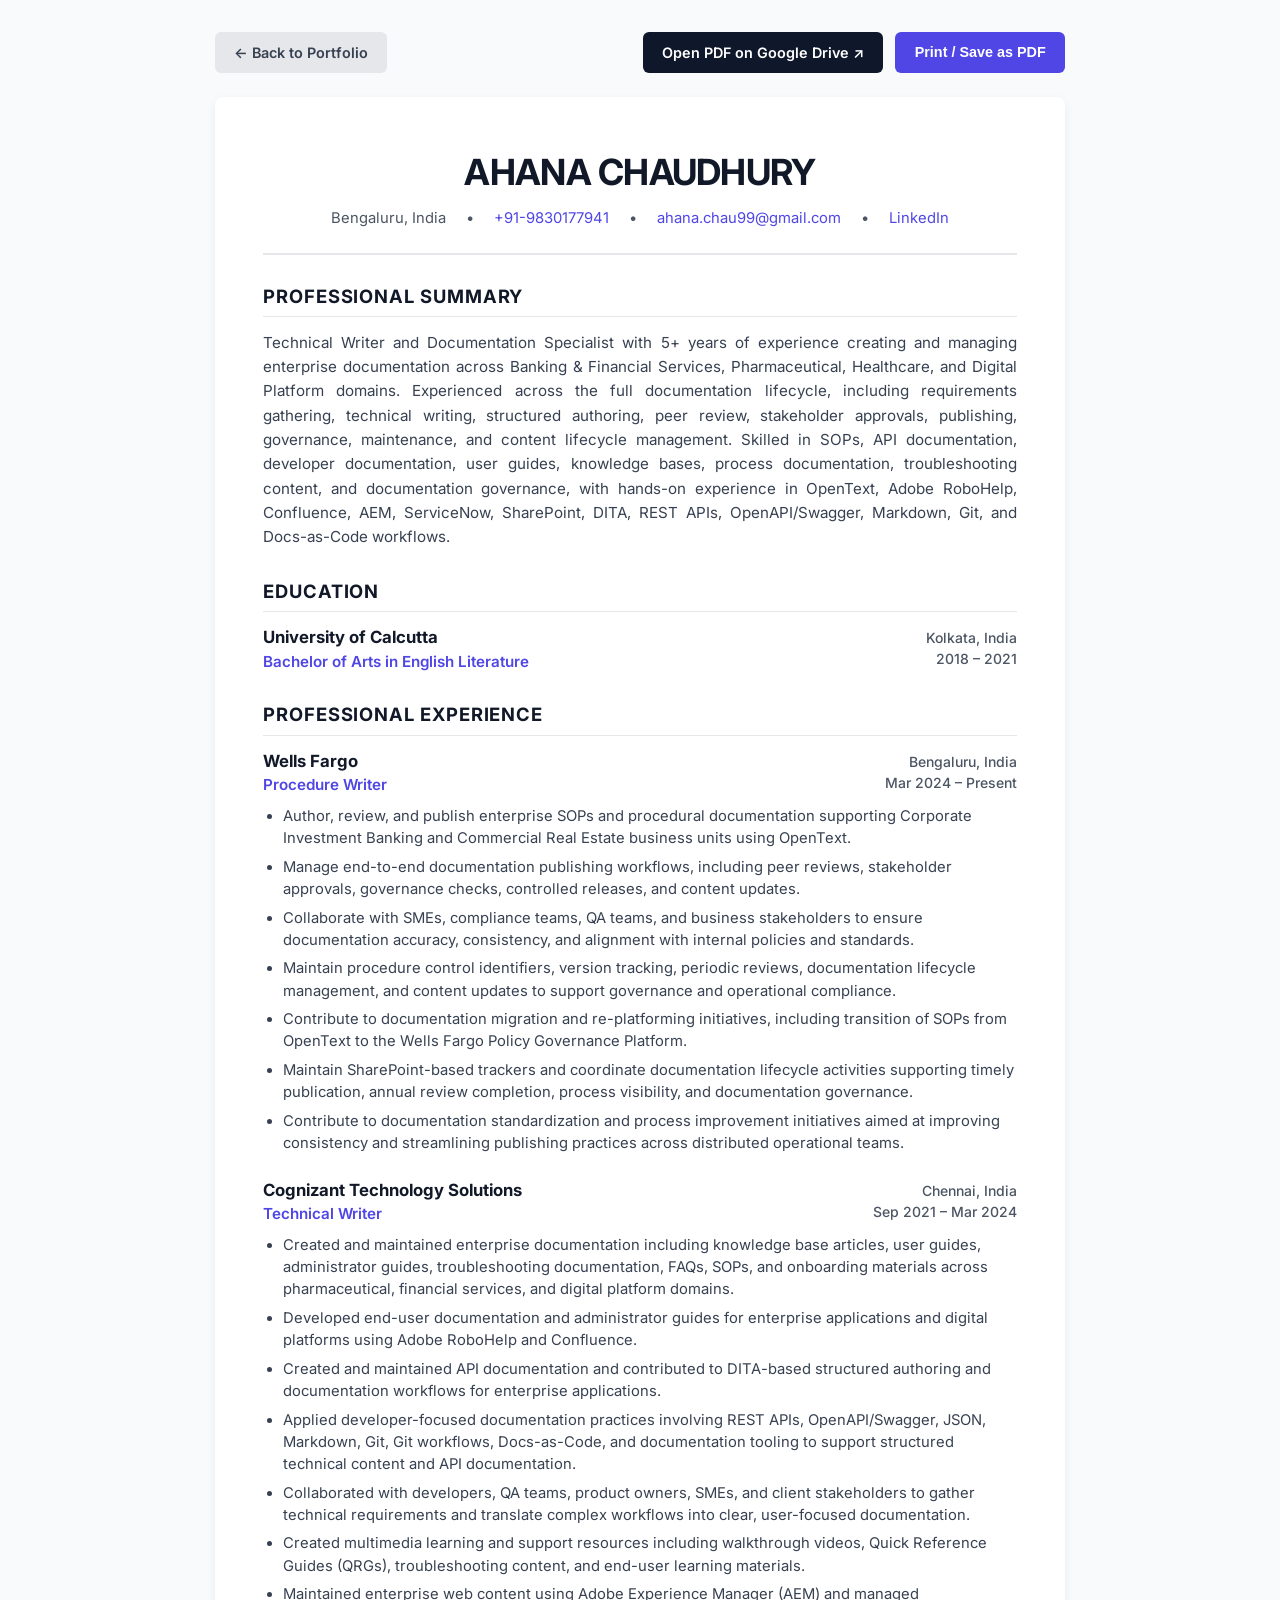
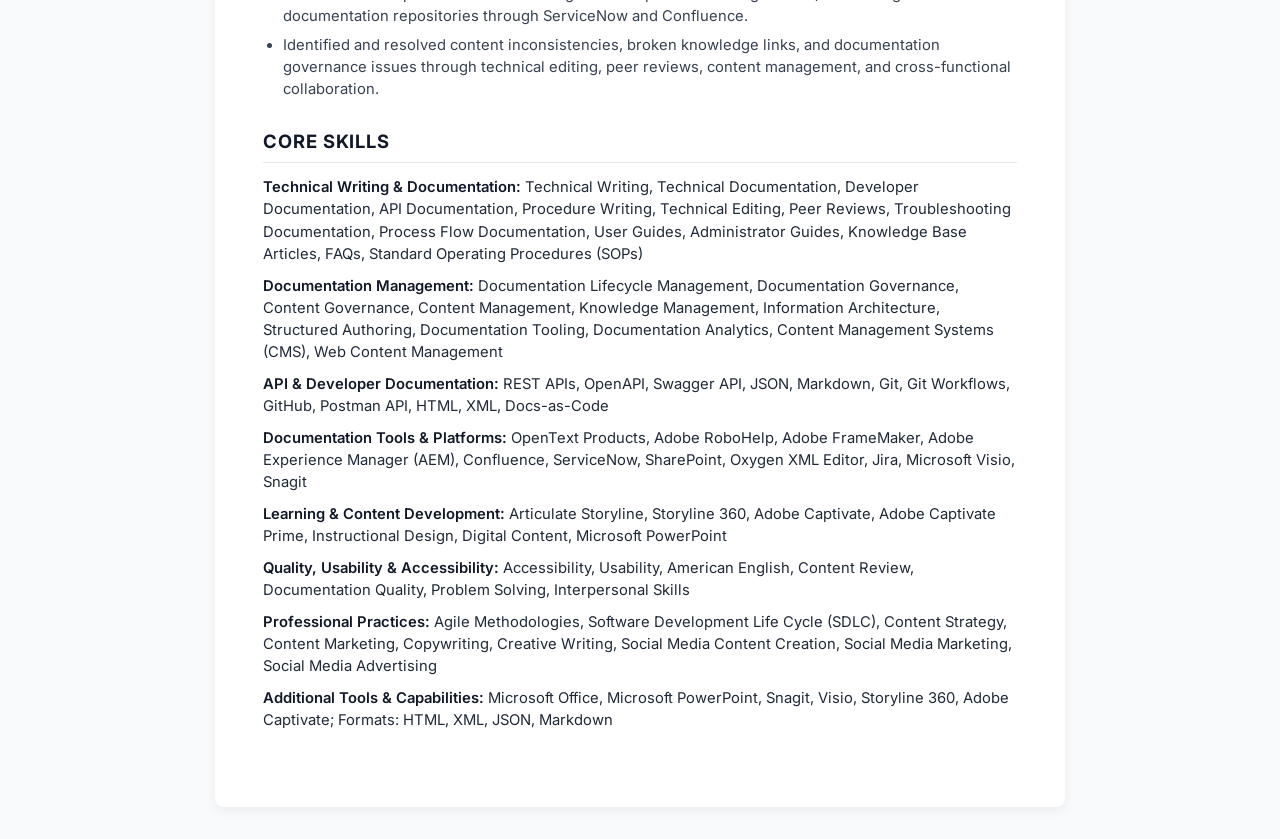
<file: resume.html>
<!DOCTYPE html>
<html lang="en">
<head>
  <meta charset="UTF-8">
  <meta name="viewport" content="width=device-width, initial-scale=1.0">
  <title>Ahana Chaudhury - Resume</title>
  <link rel="preconnect" href="https://fonts.googleapis.com">
  <link rel="preconnect" href="https://fonts.gstatic.com" crossorigin>
  <link href="https://fonts.googleapis.com/css2?family=Inter:wght@400;500;600;700&display=swap" rel="stylesheet">
  <style>
    :root {
      --text: #1f2937;
      --muted: #4b5563;
      --border: #e5e7eb;
      --primary: #4f46e5;
    }
    * { box-sizing: border-box; margin: 0; padding: 0; }
    body {
      font-family: 'Inter', -apple-system, sans-serif;
      color: var(--text);
      line-height: 1.5;
      background: #f9fafb;
      padding: 2rem 1rem;
    }
    .resume-container {
      max-width: 850px;
      margin: 0 auto;
      background: #ffffff;
      padding: 3rem;
      border-radius: 8px;
      box-shadow: 0 4px 12px rgba(0,0,0,0.06);
    }
    .header {
      border-bottom: 2px solid var(--border);
      padding-bottom: 1.5rem;
      margin-bottom: 1.75rem;
      text-align: center;
    }
    h1 {
      font-size: 2.25rem;
      font-weight: 700;
      letter-spacing: -0.02em;
      margin-bottom: 0.5rem;
      color: #111827;
    }
    .contact-bar {
      display: flex;
      justify-content: center;
      flex-wrap: wrap;
      gap: 1.25rem;
      font-size: 0.925rem;
      color: var(--muted);
    }
    .contact-bar a {
      color: var(--primary);
      text-decoration: none;
    }
    .section {
      margin-bottom: 1.75rem;
    }
    .section-title {
      font-size: 1.15rem;
      font-weight: 700;
      text-transform: uppercase;
      letter-spacing: 0.05em;
      color: #111827;
      border-bottom: 1px solid var(--border);
      padding-bottom: 0.35rem;
      margin-bottom: 0.85rem;
    }
    .summary-text {
      font-size: 0.95rem;
      color: #374151;
      line-height: 1.6;
      text-align: justify;
    }
    .item-header {
      display: flex;
      justify-content: space-between;
      align-items: baseline;
      margin-bottom: 0.25rem;
    }
    .item-title {
      font-size: 1.05rem;
      font-weight: 700;
      color: #111827;
    }
    .item-subtitle {
      font-size: 0.95rem;
      font-weight: 600;
      color: var(--primary);
    }
    .item-meta {
      font-size: 0.875rem;
      color: var(--muted);
      font-weight: 500;
      text-align: right;
    }
    .bullet-list {
      list-style-type: disc;
      padding-left: 1.25rem;
      margin-top: 0.5rem;
      margin-bottom: 1.25rem;
    }
    .bullet-list li {
      font-size: 0.925rem;
      color: #374151;
      margin-bottom: 0.4rem;
      line-height: 1.5;
    }
    .skill-cat {
      margin-bottom: 0.6rem;
      font-size: 0.925rem;
      line-height: 1.5;
    }
    .skill-label {
      font-weight: 600;
      color: #111827;
    }
    .actions-bar {
      max-width: 850px;
      margin: 0 auto 1.5rem auto;
      display: flex;
      justify-content: space-between;
      align-items: center;
    }
    .btn {
      display: inline-flex;
      align-items: center;
      gap: 0.5rem;
      padding: 0.6rem 1.2rem;
      font-size: 0.9rem;
      font-weight: 600;
      border-radius: 6px;
      cursor: pointer;
      text-decoration: none;
      transition: all 0.2s;
    }
    .btn-back {
      background: #e5e7eb;
      color: #374151;
      border: none;
    }
    .btn-print {
      background: var(--primary);
      color: #ffffff;
      border: none;
    }
    @media print {
      body { background: #fff; padding: 0; }
      .resume-container { box-shadow: none; padding: 0; }
      .actions-bar { display: none; }
    }
  </style>
</head>
<body>
  <div class="actions-bar">
    <a href="../../index.html" class="btn btn-back">&larr; Back to Portfolio</a>
    <div style="display: flex; gap: 0.75rem;">
      <a href="https://drive.google.com/file/d/1oFETfltOM-yycKnx8bOIbJI--kqWb2QK/view" target="_blank" rel="noopener noreferrer" class="btn" style="background: #0f172a; color: #ffffff;">Open PDF on Google Drive &nearr;</a>
      <button onclick="window.print()" class="btn btn-print">Print / Save as PDF</button>
    </div>
  </div>

  <div class="resume-container">
    <header class="header">
      <h1>AHANA CHAUDHURY</h1>
      <div class="contact-bar">
        <span>Bengaluru, India</span>
        <span>&bull;</span>
        <a href="tel:+919830177941">+91-9830177941</a>
        <span>&bull;</span>
        <a href="mailto:ahana.chau99@gmail.com">ahana.chau99@gmail.com</a>
        <span>&bull;</span>
        <a href="https://www.linkedin.com/in/ahana-chaudhury/" target="_blank">LinkedIn</a>
      </div>
    </header>

    <section class="section">
      <h2 class="section-title">Professional Summary</h2>
      <p class="summary-text">
        Technical Writer and Documentation Specialist with 5+ years of experience creating and managing enterprise documentation across Banking & Financial Services, Pharmaceutical, Healthcare, and Digital Platform domains. Experienced across the full documentation lifecycle, including requirements gathering, technical writing, structured authoring, peer review, stakeholder approvals, publishing, governance, maintenance, and content lifecycle management. Skilled in SOPs, API documentation, developer documentation, user guides, knowledge bases, process documentation, troubleshooting content, and documentation governance, with hands-on experience in OpenText, Adobe RoboHelp, Confluence, AEM, ServiceNow, SharePoint, DITA, REST APIs, OpenAPI/Swagger, Markdown, Git, and Docs-as-Code workflows.
      </p>
    </section>

    <section class="section">
      <h2 class="section-title">Education</h2>
      <div class="item-header">
        <div>
          <div class="item-title">University of Calcutta</div>
          <div class="item-subtitle">Bachelor of Arts in English Literature</div>
        </div>
        <div class="item-meta">
          <div>Kolkata, India</div>
          <div>2018 &ndash; 2021</div>
        </div>
      </div>
    </section>

    <section class="section">
      <h2 class="section-title">Professional Experience</h2>

      <div style="margin-bottom: 1.5rem;">
        <div class="item-header">
          <div>
            <div class="item-title">Wells Fargo</div>
            <div class="item-subtitle">Procedure Writer</div>
          </div>
          <div class="item-meta">
            <div>Bengaluru, India</div>
            <div>Mar 2024 &ndash; Present</div>
          </div>
        </div>
        <ul class="bullet-list">
          <li>Author, review, and publish enterprise SOPs and procedural documentation supporting Corporate Investment Banking and Commercial Real Estate business units using OpenText.</li>
          <li>Manage end-to-end documentation publishing workflows, including peer reviews, stakeholder approvals, governance checks, controlled releases, and content updates.</li>
          <li>Collaborate with SMEs, compliance teams, QA teams, and business stakeholders to ensure documentation accuracy, consistency, and alignment with internal policies and standards.</li>
          <li>Maintain procedure control identifiers, version tracking, periodic reviews, documentation lifecycle management, and content updates to support governance and operational compliance.</li>
          <li>Contribute to documentation migration and re-platforming initiatives, including transition of SOPs from OpenText to the Wells Fargo Policy Governance Platform.</li>
          <li>Maintain SharePoint-based trackers and coordinate documentation lifecycle activities supporting timely publication, annual review completion, process visibility, and documentation governance.</li>
          <li>Contribute to documentation standardization and process improvement initiatives aimed at improving consistency and streamlining publishing practices across distributed operational teams.</li>
        </ul>
      </div>

      <div>
        <div class="item-header">
          <div>
            <div class="item-title">Cognizant Technology Solutions</div>
            <div class="item-subtitle">Technical Writer</div>
          </div>
          <div class="item-meta">
            <div>Chennai, India</div>
            <div>Sep 2021 &ndash; Mar 2024</div>
          </div>
        </div>
        <ul class="bullet-list">
          <li>Created and maintained enterprise documentation including knowledge base articles, user guides, administrator guides, troubleshooting documentation, FAQs, SOPs, and onboarding materials across pharmaceutical, financial services, and digital platform domains.</li>
          <li>Developed end-user documentation and administrator guides for enterprise applications and digital platforms using Adobe RoboHelp and Confluence.</li>
          <li>Created and maintained API documentation and contributed to DITA-based structured authoring and documentation workflows for enterprise applications.</li>
          <li>Applied developer-focused documentation practices involving REST APIs, OpenAPI/Swagger, JSON, Markdown, Git, Git workflows, Docs-as-Code, and documentation tooling to support structured technical content and API documentation.</li>
          <li>Collaborated with developers, QA teams, product owners, SMEs, and client stakeholders to gather technical requirements and translate complex workflows into clear, user-focused documentation.</li>
          <li>Created multimedia learning and support resources including walkthrough videos, Quick Reference Guides (QRGs), troubleshooting content, and end-user learning materials.</li>
          <li>Maintained enterprise web content using Adobe Experience Manager (AEM) and managed documentation repositories through ServiceNow and Confluence.</li>
          <li>Identified and resolved content inconsistencies, broken knowledge links, and documentation governance issues through technical editing, peer reviews, content management, and cross-functional collaboration.</li>
        </ul>
      </div>
    </section>

    <section class="section">
      <h2 class="section-title">Core Skills</h2>
      <div class="skill-cat">
        <span class="skill-label">Technical Writing & Documentation:</span> Technical Writing, Technical Documentation, Developer Documentation, API Documentation, Procedure Writing, Technical Editing, Peer Reviews, Troubleshooting Documentation, Process Flow Documentation, User Guides, Administrator Guides, Knowledge Base Articles, FAQs, Standard Operating Procedures (SOPs)
      </div>
      <div class="skill-cat">
        <span class="skill-label">Documentation Management:</span> Documentation Lifecycle Management, Documentation Governance, Content Governance, Content Management, Knowledge Management, Information Architecture, Structured Authoring, Documentation Tooling, Documentation Analytics, Content Management Systems (CMS), Web Content Management
      </div>
      <div class="skill-cat">
        <span class="skill-label">API & Developer Documentation:</span> REST APIs, OpenAPI, Swagger API, JSON, Markdown, Git, Git Workflows, GitHub, Postman API, HTML, XML, Docs-as-Code
      </div>
      <div class="skill-cat">
        <span class="skill-label">Documentation Tools & Platforms:</span> OpenText Products, Adobe RoboHelp, Adobe FrameMaker, Adobe Experience Manager (AEM), Confluence, ServiceNow, SharePoint, Oxygen XML Editor, Jira, Microsoft Visio, Snagit
      </div>
      <div class="skill-cat">
        <span class="skill-label">Learning & Content Development:</span> Articulate Storyline, Storyline 360, Adobe Captivate, Adobe Captivate Prime, Instructional Design, Digital Content, Microsoft PowerPoint
      </div>
      <div class="skill-cat">
        <span class="skill-label">Quality, Usability & Accessibility:</span> Accessibility, Usability, American English, Content Review, Documentation Quality, Problem Solving, Interpersonal Skills
      </div>
      <div class="skill-cat">
        <span class="skill-label">Professional Practices:</span> Agile Methodologies, Software Development Life Cycle (SDLC), Content Strategy, Content Marketing, Copywriting, Creative Writing, Social Media Content Creation, Social Media Marketing, Social Media Advertising
      </div>
      <div class="skill-cat">
        <span class="skill-label">Additional Tools & Capabilities:</span> Microsoft Office, Microsoft PowerPoint, Snagit, Visio, Storyline 360, Adobe Captivate; Formats: HTML, XML, JSON, Markdown
      </div>
    </section>
  </div>
</body>
</html>
</file>
<file: css/styles.css>
/* ==========================================================================
   AHANA CHAUDHURY - PORTFOLIO DESIGN SYSTEM & STYLES
   Inspired by divyangmishra.github.io | Tailored for Technical Documentation Leader
   ========================================================================== */

:root {
  /* Color Palette - Vibrant Indigo & Violet with Emerald accents */
  --primary-color: #6366f1;
  --primary-hover: #4f46e5;
  --primary-light: #e0e7ff;
  --secondary-color: #8b5cf6;
  --accent-color: #06b6d4;
  --accent-pink: #ec4899;
  
  /* Light Mode Theme */
  --bg-primary: #ffffff;
  --bg-secondary: #f8fafc;
  --bg-tertiary: #f1f5f9;
  --card-bg: #ffffff;
  --card-border: #e2e8f0;
  --card-hover-border: #cbd5e1;
  
  /* Text Colors */
  --text-primary: #0f172a;
  --text-secondary: #475569;
  --text-muted: #64748b;
  --border-color: #e2e8f0;

  /* Shadows */
  --shadow-sm: 0 1px 2px 0 rgba(0, 0, 0, 0.05);
  --shadow-md: 0 4px 6px -1px rgba(0, 0, 0, 0.07), 0 2px 4px -2px rgba(0, 0, 0, 0.05);
  --shadow-lg: 0 10px 15px -3px rgba(0, 0, 0, 0.08), 0 4px 6px -4px rgba(0, 0, 0, 0.05);
  --shadow-xl: 0 20px 25px -5px rgba(0, 0, 0, 0.08), 0 8px 10px -6px rgba(0, 0, 0, 0.04);
  --shadow-glow: 0 0 25px rgba(99, 102, 241, 0.25);

  /* Typography */
  --font-primary: 'Inter', -apple-system, BlinkMacSystemFont, 'Segoe UI', Roboto, sans-serif;
  --font-heading: 'Poppins', -apple-system, BlinkMacSystemFont, 'Segoe UI', Roboto, sans-serif;

  /* Transitions & Radii */
  --transition-fast: 0.15s ease;
  --transition-base: 0.3s cubic-bezier(0.4, 0, 0.2, 1);
  --transition-slow: 0.5s cubic-bezier(0.4, 0, 0.2, 1);
  --radius-sm: 0.375rem;
  --radius-md: 0.625rem;
  --radius-lg: 0.875rem;
  --radius-xl: 1.25rem;
  --radius-full: 9999px;

  /* Layout */
  --navbar-height: 74px;
  --container-max-width: 1200px;
}

/* Dark Mode Overrides */
.dark-mode {
  --bg-primary: #0b0f19;
  --bg-secondary: #111827;
  --bg-tertiary: #1f2937;
  --card-bg: #131b2e;
  --card-border: #1e293b;
  --card-hover-border: #334155;
  --text-primary: #f8fafc;
  --text-secondary: #cbd5e1;
  --text-muted: #94a3b8;
  --border-color: #1e293b;
  --shadow-sm: 0 1px 2px 0 rgba(0, 0, 0, 0.3);
  --shadow-md: 0 4px 6px -1px rgba(0, 0, 0, 0.4);
  --shadow-lg: 0 10px 15px -3px rgba(0, 0, 0, 0.4);
  --shadow-xl: 0 20px 25px -5px rgba(0, 0, 0, 0.5);
  --shadow-glow: 0 0 30px rgba(99, 102, 241, 0.35);
  --primary-light: rgba(99, 102, 241, 0.15);
}

/* ==========================================================================
   RESET & BASE STYLES
   ========================================================================== */
*, *::before, *::after {
  box-sizing: border-box;
  margin: 0;
  padding: 0;
}

html {
  scroll-behavior: smooth;
  font-size: 16px;
  text-size-adjust: 100%;
}

body {
  font-family: var(--font-primary);
  background-color: var(--bg-primary);
  color: var(--text-primary);
  line-height: 1.6;
  overflow-x: hidden;
  transition: background-color var(--transition-base), color var(--transition-base);
  -webkit-font-smoothing: antialiased;
  -moz-osx-font-smoothing: grayscale;
}

::selection {
  background: var(--primary-color);
  color: #ffffff;
}

a {
  color: inherit;
  text-decoration: none;
  transition: color var(--transition-fast);
}

img, svg {
  display: block;
  max-width: 100%;
}

button, input, textarea {
  font-family: inherit;
  font-size: inherit;
  color: inherit;
}

ul {
  list-style: none;
}

.container {
  width: 100%;
  max-width: var(--container-max-width);
  margin-left: auto;
  margin-right: auto;
  padding-left: 1.5rem;
  padding-right: 1.5rem;
}

.section-padding {
  padding-top: 6rem;
  padding-bottom: 6rem;
  position: relative;
}

/* ==========================================================================
   TYPOGRAPHY & SECTION HEADERS
   ========================================================================== */
h1, h2, h3, h4, h5, h6 {
  font-family: var(--font-heading);
  font-weight: 700;
  color: var(--text-primary);
  line-height: 1.25;
}

.section-header {
  text-align: center;
  max-width: 760px;
  margin: 0 auto 3.5rem auto;
}

.section-badge {
  display: inline-flex;
  align-items: center;
  gap: 0.5rem;
  padding: 0.375rem 1rem;
  background: var(--primary-light);
  color: var(--primary-color);
  font-size: 0.8125rem;
  font-weight: 600;
  letter-spacing: 0.05em;
  text-transform: uppercase;
  border-radius: var(--radius-full);
  margin-bottom: 1rem;
}

.section-title {
  font-size: 2.25rem;
  letter-spacing: -0.02em;
  margin-bottom: 0.75rem;
}

.section-title-line {
  width: 60px;
  height: 4px;
  background: linear-gradient(90deg, var(--primary-color), var(--secondary-color));
  margin: 0 auto 1rem auto;
  border-radius: var(--radius-full);
}

.section-subtitle {
  font-size: 1.0625rem;
  color: var(--text-secondary);
  font-weight: 400;
  line-height: 1.6;
}

/* ==========================================================================
   BUTTONS & BADGES
   ========================================================================== */
.btn {
  display: inline-flex;
  align-items: center;
  justify-content: center;
  gap: 0.625rem;
  padding: 0.75rem 1.625rem;
  font-size: 0.9375rem;
  font-weight: 600;
  border-radius: var(--radius-md);
  border: 1px solid transparent;
  cursor: pointer;
  transition: all var(--transition-base);
  text-align: center;
  white-space: nowrap;
}

.btn svg {
  width: 18px;
  height: 18px;
  transition: transform var(--transition-fast);
}

.btn:hover svg {
  transform: translateX(2px);
}

.btn-primary {
  background: linear-gradient(135deg, var(--primary-color), var(--secondary-color));
  color: #ffffff;
  box-shadow: 0 4px 14px rgba(99, 102, 241, 0.35);
}

.btn-primary:hover {
  background: linear-gradient(135deg, var(--primary-hover), var(--primary-color));
  box-shadow: 0 6px 20px rgba(99, 102, 241, 0.45);
  transform: translateY(-2px);
}

.btn-secondary {
  background: var(--bg-tertiary);
  color: var(--text-primary);
  border: 1px solid var(--border-color);
}

.btn-secondary:hover {
  background: var(--bg-secondary);
  border-color: var(--primary-color);
  color: var(--primary-color);
  transform: translateY(-2px);
}

.btn-outline {
  background: transparent;
  color: var(--text-primary);
  border: 1px solid var(--border-color);
}

.btn-outline:hover {
  border-color: var(--primary-color);
  color: var(--primary-color);
  background: var(--primary-light);
  transform: translateY(-2px);
}

.tech-badge {
  display: inline-flex;
  align-items: center;
  gap: 0.375rem;
  background: var(--bg-secondary);
  border: 1px solid var(--border-color);
  border-radius: var(--radius-full);
  color: var(--text-secondary);
  font-size: 0.8125rem;
  font-weight: 500;
  padding: 0.25rem 0.75rem;
  transition: all var(--transition-fast);
}

.tech-badge:hover {
  color: var(--primary-color);
  border-color: var(--primary-color);
  background: var(--primary-light);
}

/* ==========================================================================
   NAVIGATION BAR
   ========================================================================== */
.navbar {
  position: fixed;
  top: 0;
  left: 0;
  width: 100%;
  height: var(--navbar-height);
  background: rgba(255, 255, 255, 0.85);
  backdrop-filter: blur(12px);
  -webkit-backdrop-filter: blur(12px);
  z-index: 1000;
  border-bottom: 1px solid transparent;
  transition: all var(--transition-base);
}

.dark-mode .navbar {
  background: rgba(11, 15, 25, 0.85);
}

.navbar.scrolled {
  background: rgba(255, 255, 255, 0.96);
  border-bottom-color: var(--border-color);
  box-shadow: var(--shadow-sm);
  height: 68px;
}

.dark-mode .navbar.scrolled {
  background: rgba(11, 15, 25, 0.96);
  border-bottom-color: var(--border-color);
  box-shadow: 0 4px 20px rgba(0, 0, 0, 0.3);
}

.navbar-container {
  display: flex;
  align-items: center;
  justify-content: space-between;
  height: 100%;
}

.navbar-logo {
  display: flex;
  align-items: center;
  gap: 0.625rem;
  font-family: var(--font-heading);
  font-size: 1.35rem;
  font-weight: 800;
  color: var(--text-primary);
  text-decoration: none;
}

.logo-badge {
  display: flex;
  align-items: center;
  justify-content: center;
  width: 40px;
  height: 40px;
  background: linear-gradient(135deg, var(--primary-color), var(--secondary-color));
  color: #ffffff;
  border-radius: var(--radius-md);
  font-weight: 800;
  font-size: 1.1rem;
  box-shadow: 0 4px 10px rgba(99, 102, 241, 0.3);
}

.logo-text {
  font-weight: 700;
  letter-spacing: -0.02em;
}

.logo-dot {
  color: var(--primary-color);
}

.navbar-menu {
  display: flex;
  align-items: center;
  gap: 1.75rem;
}

.navbar-link {
  font-size: 0.9375rem;
  font-weight: 500;
  color: var(--text-secondary);
  position: relative;
  padding: 0.375rem 0;
  transition: color var(--transition-fast);
}

.navbar-link::after {
  content: '';
  position: absolute;
  bottom: 0;
  left: 0;
  width: 0;
  height: 2px;
  background: linear-gradient(90deg, var(--primary-color), var(--secondary-color));
  transition: width var(--transition-base);
  border-radius: var(--radius-full);
}

.navbar-link:hover,
.navbar-link.active {
  color: var(--primary-color);
}

.navbar-link:hover::after,
.navbar-link.active::after {
  width: 100%;
}

.navbar-actions {
  display: flex;
  align-items: center;
  gap: 0.75rem;
}

.theme-toggle {
  display: flex;
  align-items: center;
  justify-content: center;
  width: 40px;
  height: 40px;
  border-radius: var(--radius-md);
  background: var(--bg-tertiary);
  border: 1px solid var(--border-color);
  color: var(--text-primary);
  cursor: pointer;
  transition: all var(--transition-fast);
}

.theme-toggle:hover {
  background: var(--primary-light);
  color: var(--primary-color);
  border-color: var(--primary-color);
}

.theme-toggle svg {
  width: 20px;
  height: 20px;
}

.theme-toggle .sun-icon {
  display: none;
}

.dark-mode .theme-toggle .sun-icon {
  display: block;
}

.dark-mode .theme-toggle .moon-icon {
  display: none;
}

.mobile-menu-toggle {
  display: none;
  align-items: center;
  justify-content: center;
  width: 40px;
  height: 40px;
  border-radius: var(--radius-md);
  background: var(--bg-tertiary);
  border: 1px solid var(--border-color);
  color: var(--text-primary);
  cursor: pointer;
}

.mobile-menu-toggle svg {
  width: 22px;
  height: 22px;
}

/* Mobile Drawer */
.mobile-drawer {
  position: fixed;
  top: var(--navbar-height);
  left: 0;
  width: 100%;
  background: var(--bg-primary);
  border-bottom: 1px solid var(--border-color);
  padding: 1.5rem;
  box-shadow: var(--shadow-lg);
  transform: translateY(-120%);
  opacity: 0;
  pointer-events: none;
  transition: all var(--transition-base);
  z-index: 999;
}

.mobile-drawer.active {
  transform: translateY(0);
  opacity: 1;
  pointer-events: auto;
}

.mobile-drawer-links {
  display: flex;
  flex-direction: column;
  gap: 1rem;
}

.mobile-drawer-link {
  font-size: 1.05rem;
  font-weight: 500;
  color: var(--text-secondary);
  padding: 0.5rem 0;
  border-bottom: 1px solid var(--border-color);
}

.mobile-drawer-link.active,
.mobile-drawer-link:hover {
  color: var(--primary-color);
}

/* ==========================================================================
   HERO SECTION
   ========================================================================== */
.hero {
  min-height: 100vh;
  display: flex;
  align-items: center;
  justify-content: center;
  position: relative;
  padding-top: calc(var(--navbar-height) + 2rem);
  padding-bottom: 4rem;
  overflow: hidden;
}

.hero-background {
  position: absolute;
  top: 0;
  left: 0;
  width: 100%;
  height: 100%;
  pointer-events: none;
  z-index: 0;
  overflow: hidden;
}

.gradient-orb {
  position: absolute;
  border-radius: 50%;
  filter: blur(80px);
  opacity: 0.45;
  animation: floatOrb 18s ease-in-out infinite alternate;
}

.dark-mode .gradient-orb {
  opacity: 0.3;
}

.orb-1 {
  width: 500px;
  height: 500px;
  background: radial-gradient(circle, rgba(99, 102, 241, 0.5) 0%, rgba(99, 102, 241, 0) 70%);
  top: -100px;
  right: -100px;
  animation-duration: 16s;
}

.orb-2 {
  width: 450px;
  height: 450px;
  background: radial-gradient(circle, rgba(139, 92, 246, 0.45) 0%, rgba(139, 92, 246, 0) 70%);
  bottom: 0px;
  left: -150px;
  animation-duration: 22s;
  animation-delay: -5s;
}

.orb-3 {
  width: 350px;
  height: 350px;
  background: radial-gradient(circle, rgba(6, 182, 212, 0.4) 0%, rgba(6, 182, 212, 0) 70%);
  top: 40%;
  left: 30%;
  animation-duration: 20s;
  animation-delay: -10s;
}

@keyframes floatOrb {
  0% { transform: translate(0, 0) scale(1); }
  50% { transform: translate(30px, 40px) scale(1.08); }
  100% { transform: translate(-25px, -30px) scale(0.95); }
}

.hero-container {
  position: relative;
  z-index: 1;
  text-align: center;
  max-width: 900px;
  margin: 0 auto;
}

.hero-greeting {
  display: inline-flex;
  align-items: center;
  gap: 0.5rem;
  font-size: 1.05rem;
  font-weight: 600;
  color: var(--primary-color);
  background: var(--primary-light);
  padding: 0.4rem 1.1rem;
  border-radius: var(--radius-full);
  margin-bottom: 1.5rem;
}

.hero-name {
  font-size: clamp(2.5rem, 5.5vw, 4.25rem);
  font-weight: 800;
  letter-spacing: -0.03em;
  margin-bottom: 0.85rem;
  line-height: 1.1;
}

.hero-name-gradient {
  background: linear-gradient(135deg, var(--text-primary) 30%, var(--primary-color) 70%, var(--secondary-color) 100%);
  -webkit-background-clip: text;
  -webkit-text-fill-color: transparent;
}

.dark-mode .hero-name-gradient {
  background: linear-gradient(135deg, #ffffff 30%, #818cf8 70%, #c084fc 100%);
  -webkit-background-clip: text;
  -webkit-text-fill-color: transparent;
}

.hero-title {
  font-size: clamp(1.25rem, 2.5vw, 1.85rem);
  font-weight: 600;
  color: var(--primary-color);
  margin-bottom: 1.25rem;
  letter-spacing: -0.01em;
}

.hero-tagline {
  font-size: 1.125rem;
  color: var(--text-secondary);
  line-height: 1.7;
  max-width: 780px;
  margin: 0 auto 2.25rem auto;
}

.hero-meta-bar {
  display: flex;
  align-items: center;
  justify-content: center;
  flex-wrap: wrap;
  gap: 1.5rem;
  margin-bottom: 2.25rem;
  font-size: 0.9375rem;
  color: var(--text-secondary);
}

.hero-meta-item {
  display: inline-flex;
  align-items: center;
  gap: 0.5rem;
}

.hero-meta-item svg {
  width: 17px;
  height: 17px;
  color: var(--primary-color);
}

.hero-cta {
  display: flex;
  align-items: center;
  justify-content: center;
  flex-wrap: wrap;
  gap: 1rem;
  margin-bottom: 2.5rem;
}

.hero-social {
  display: flex;
  align-items: center;
  justify-content: center;
  gap: 1rem;
}

.social-link {
  display: flex;
  align-items: center;
  justify-content: center;
  width: 44px;
  height: 44px;
  border-radius: var(--radius-md);
  background: var(--card-bg);
  border: 1px solid var(--border-color);
  color: var(--text-secondary);
  box-shadow: var(--shadow-sm);
  transition: all var(--transition-fast);
}

.social-link svg {
  width: 20px;
  height: 20px;
}

.social-link:hover {
  color: var(--primary-color);
  border-color: var(--primary-color);
  transform: translateY(-3px);
  box-shadow: var(--shadow-md);
}

.hero-scroll-indicator {
  margin-top: 3.5rem;
  display: inline-flex;
  flex-direction: column;
  align-items: center;
  gap: 0.5rem;
  color: var(--text-muted);
  font-size: 0.8125rem;
  font-weight: 500;
  letter-spacing: 0.05em;
  text-transform: uppercase;
  cursor: pointer;
  transition: color var(--transition-fast);
}

.hero-scroll-indicator:hover {
  color: var(--primary-color);
}

.scroll-icon {
  width: 22px;
  height: 22px;
  animation: bounceDown 2s infinite;
}

@keyframes bounceDown {
  0%, 20%, 50%, 80%, 100% { transform: translateY(0); }
  40% { transform: translateY(8px); }
  60% { transform: translateY(4px); }
}

/* ==========================================================================
   ABOUT SECTION
   ========================================================================== */
.about {
  background: var(--bg-secondary);
}

.about-grid {
  display: grid;
  grid-template-columns: 1.15fr 0.85fr;
  gap: 3.5rem;
  align-items: start;
}

.about-text {
  display: flex;
  flex-direction: column;
  gap: 1.25rem;
}

.about-subtitle {
  font-size: 1.35rem;
  font-weight: 600;
  color: var(--text-primary);
  line-height: 1.5;
}

.about-paragraph {
  font-size: 1rem;
  color: var(--text-secondary);
  line-height: 1.75;
}

.about-cta {
  display: flex;
  align-items: center;
  flex-wrap: wrap;
  gap: 1rem;
  margin-top: 0.75rem;
}

.about-highlights {
  display: grid;
  grid-template-columns: repeat(2, 1fr);
  gap: 1.25rem;
}

.highlight-card {
  background: var(--card-bg);
  border: 1px solid var(--card-border);
  border-radius: var(--radius-lg);
  padding: 1.5rem;
  transition: all var(--transition-base);
  box-shadow: var(--shadow-sm);
}

.highlight-card:hover {
  transform: translateY(-4px);
  border-color: var(--primary-color);
  box-shadow: var(--shadow-md);
}

.highlight-icon-wrapper {
  display: flex;
  align-items: center;
  justify-content: center;
  width: 46px;
  height: 46px;
  border-radius: var(--radius-md);
  background: var(--primary-light);
  color: var(--primary-color);
  margin-bottom: 1rem;
}

.highlight-icon-wrapper svg {
  width: 22px;
  height: 22px;
}

.highlight-title {
  font-size: 1.5rem;
  font-weight: 700;
  color: var(--text-primary);
  margin-bottom: 0.25rem;
}

.highlight-label {
  font-size: 0.875rem;
  font-weight: 600;
  color: var(--text-secondary);
  margin-bottom: 0.25rem;
}

.highlight-subtitle {
  font-size: 0.8125rem;
  color: var(--text-muted);
}

/* ==========================================================================
   SKILLS SECTION
   ========================================================================== */
.skills {
  background: var(--bg-primary);
}

.skills-toolbar {
  display: flex;
  flex-direction: column;
  gap: 1.5rem;
  margin-bottom: 2.5rem;
}

.skills-search-wrapper {
  max-width: 480px;
  margin: 0 auto;
  width: 100%;
  position: relative;
}

.skills-search-icon {
  position: absolute;
  left: 1rem;
  top: 50%;
  transform: translateY(-50%);
  width: 18px;
  height: 18px;
  color: var(--text-muted);
  pointer-events: none;
}

.skills-search-input {
  width: 100%;
  padding: 0.75rem 1rem 0.75rem 2.75rem;
  border-radius: var(--radius-full);
  background: var(--bg-secondary);
  border: 1px solid var(--border-color);
  color: var(--text-primary);
  outline: none;
  transition: all var(--transition-fast);
}

.skills-search-input:focus {
  border-color: var(--primary-color);
  box-shadow: 0 0 0 3px rgba(99, 102, 241, 0.15);
  background: var(--card-bg);
}

.skills-categories {
  display: flex;
  align-items: center;
  justify-content: center;
  flex-wrap: wrap;
  gap: 0.625rem;
}

.category-btn {
  display: inline-flex;
  align-items: center;
  gap: 0.5rem;
  padding: 0.5rem 1rem;
  border-radius: var(--radius-full);
  background: var(--bg-secondary);
  border: 1px solid var(--border-color);
  color: var(--text-secondary);
  font-size: 0.875rem;
  font-weight: 500;
  cursor: pointer;
  transition: all var(--transition-fast);
}

.category-btn svg {
  width: 16px;
  height: 16px;
}

.category-btn:hover {
  border-color: var(--primary-color);
  color: var(--primary-color);
  background: var(--primary-light);
}

.category-btn.active {
  background: var(--primary-color);
  color: #ffffff;
  border-color: var(--primary-color);
  box-shadow: 0 4px 12px rgba(99, 102, 241, 0.3);
}

.category-btn.active svg {
  color: #ffffff;
}

.skills-grid {
  display: grid;
  grid-template-columns: repeat(auto-fill, minmax(210px, 1fr));
  gap: 1rem;
}

.skill-card {
  background: var(--card-bg);
  border: 1px solid var(--card-border);
  border-radius: var(--radius-lg);
  padding: 1.125rem 1rem;
  display: flex;
  flex-direction: column;
  gap: 0.375rem;
  transition: all var(--transition-base);
  box-shadow: var(--shadow-sm);
  position: relative;
  overflow: hidden;
}

.skill-card::before {
  content: '';
  position: absolute;
  top: 0;
  left: 0;
  width: 3px;
  height: 100%;
  background: linear-gradient(180deg, var(--primary-color), var(--secondary-color));
  opacity: 0;
  transition: opacity var(--transition-fast);
}

.skill-card:hover {
  transform: translateY(-3px);
  border-color: var(--primary-color);
  box-shadow: var(--shadow-md);
}

.skill-card:hover::before {
  opacity: 1;
}

.skill-header {
  display: flex;
  align-items: center;
  justify-content: space-between;
  gap: 0.5rem;
}

.skill-name {
  font-size: 0.9375rem;
  font-weight: 600;
  color: var(--text-primary);
  line-height: 1.4;
}

.skill-cat-pill {
  font-size: 0.6875rem;
  color: var(--text-muted);
  font-weight: 500;
  background: var(--bg-tertiary);
  padding: 0.125rem 0.5rem;
  border-radius: var(--radius-full);
}

/* ==========================================================================
   EXPERIENCE SECTION (TIMELINE)
   ========================================================================== */
.experience {
  background: var(--bg-secondary);
}

.experience-timeline {
  position: relative;
  max-width: 950px;
  margin: 0 auto;
  padding: 1rem 0;
}

.experience-timeline::before {
  content: '';
  position: absolute;
  top: 0;
  bottom: 0;
  left: 36px;
  width: 3px;
  background: linear-gradient(180deg, var(--primary-color), var(--secondary-color) 70%, var(--border-color));
  border-radius: var(--radius-full);
}

.timeline-item {
  position: relative;
  padding-left: 90px;
  margin-bottom: 3.5rem;
}

.timeline-item:last-child {
  margin-bottom: 0;
}

.timeline-marker {
  position: absolute;
  left: 20px;
  top: 24px;
  width: 36px;
  height: 36px;
  border-radius: 50%;
  background: var(--card-bg);
  border: 3px solid var(--primary-color);
  display: flex;
  align-items: center;
  justify-content: center;
  color: var(--primary-color);
  box-shadow: 0 0 0 6px var(--bg-secondary);
  z-index: 2;
}

.timeline-marker svg {
  width: 16px;
  height: 16px;
}

.timeline-card {
  background: var(--card-bg);
  border: 1px solid var(--card-border);
  border-radius: var(--radius-xl);
  padding: 2.25rem;
  box-shadow: var(--shadow-sm);
  transition: all var(--transition-base);
}

.timeline-card:hover {
  border-color: var(--primary-color);
  box-shadow: var(--shadow-lg);
  transform: translateY(-2px);
}

.job-header {
  display: flex;
  align-items: flex-start;
  justify-content: space-between;
  gap: 1.5rem;
  margin-bottom: 1.5rem;
  flex-wrap: wrap;
}

.job-brand-group {
  display: flex;
  align-items: center;
  gap: 1.25rem;
}

.company-logo-box {
  width: 64px;
  height: 64px;
  border-radius: var(--radius-lg);
  background: #ffffff;
  border: 1px solid var(--border-color);
  padding: 0.5rem;
  display: flex;
  align-items: center;
  justify-content: center;
  box-shadow: var(--shadow-sm);
  flex-shrink: 0;
}

.company-logo-box img {
  width: 100%;
  height: 100%;
  object-fit: contain;
}

.job-title-section {
  display: flex;
  flex-direction: column;
  gap: 0.25rem;
}

.job-position {
  font-size: 1.35rem;
  font-weight: 700;
  color: var(--text-primary);
}

.job-company {
  font-size: 1.05rem;
  font-weight: 600;
  color: var(--primary-color);
}

.job-meta-pills {
  display: flex;
  align-items: center;
  flex-wrap: wrap;
  gap: 0.625rem;
}

.meta-pill {
  display: inline-flex;
  align-items: center;
  gap: 0.375rem;
  background: var(--bg-secondary);
  border: 1px solid var(--border-color);
  color: var(--text-secondary);
  font-size: 0.8125rem;
  font-weight: 500;
  padding: 0.25rem 0.75rem;
  border-radius: var(--radius-full);
}

.meta-pill.current {
  background: #ecfdf5;
  color: #059669;
  border-color: #a7f3d0;
  font-weight: 600;
}

.dark-mode .meta-pill.current {
  background: rgba(16, 185, 129, 0.15);
  color: #34d399;
  border-color: rgba(16, 185, 129, 0.3);
}

.meta-pill svg {
  width: 14px;
  height: 14px;
}

.job-description-list {
  list-style: none;
  margin-bottom: 1.75rem;
  display: flex;
  flex-direction: column;
  gap: 0.875rem;
}

.job-description-list li {
  position: relative;
  padding-left: 1.625rem;
  font-size: 0.95rem;
  color: var(--text-secondary);
  line-height: 1.65;
}

.job-description-list li::before {
  content: '';
  position: absolute;
  left: 0;
  top: 0.55rem;
  width: 7px;
  height: 7px;
  background: var(--primary-color);
  border-radius: 50%;
}

.job-technologies {
  display: flex;
  align-items: center;
  flex-wrap: wrap;
  gap: 0.5rem;
  padding-top: 1.25rem;
  border-top: 1px solid var(--border-color);
}

/* ==========================================================================
   PROJECTS / INITIATIVES SECTION
   ========================================================================== */
.projects {
  background: var(--bg-primary);
}

.projects-categories {
  display: flex;
  align-items: center;
  justify-content: center;
  flex-wrap: wrap;
  gap: 0.625rem;
  margin-bottom: 2.5rem;
}

.projects-grid {
  display: grid;
  grid-template-columns: repeat(auto-fill, minmax(360px, 1fr));
  gap: 2rem;
}

.project-card {
  background: var(--card-bg);
  border: 1px solid var(--card-border);
  border-radius: var(--radius-xl);
  overflow: hidden;
  box-shadow: var(--shadow-sm);
  display: flex;
  flex-direction: column;
  transition: all var(--transition-base);
  cursor: pointer;
}

.project-card:hover {
  transform: translateY(-6px);
  border-color: var(--primary-color);
  box-shadow: var(--shadow-xl);
}

.project-card-header {
  padding: 1.5rem 1.75rem 1rem 1.75rem;
  display: flex;
  align-items: center;
  justify-content: space-between;
  border-bottom: 1px solid var(--border-color);
  background: var(--bg-secondary);
}

.project-card-logo {
  width: 44px;
  height: 44px;
  background: #ffffff;
  border: 1px solid var(--border-color);
  border-radius: var(--radius-md);
  padding: 0.35rem;
  display: flex;
  align-items: center;
  justify-content: center;
}

.project-card-logo img {
  width: 100%;
  height: 100%;
  object-fit: contain;
}

.project-category-tag {
  font-size: 0.75rem;
  font-weight: 600;
  text-transform: uppercase;
  letter-spacing: 0.05em;
  color: var(--primary-color);
  background: var(--primary-light);
  padding: 0.25rem 0.625rem;
  border-radius: var(--radius-full);
}

.project-card-body {
  padding: 1.75rem;
  display: flex;
  flex-direction: column;
  flex-grow: 1;
}

.project-title {
  font-size: 1.25rem;
  font-weight: 700;
  color: var(--text-primary);
  margin-bottom: 0.75rem;
  line-height: 1.35;
}

.project-description {
  font-size: 0.9375rem;
  color: var(--text-secondary);
  line-height: 1.65;
  margin-bottom: 1.5rem;
  flex-grow: 1;
}

.project-technologies {
  display: flex;
  align-items: center;
  flex-wrap: wrap;
  gap: 0.45rem;
  margin-bottom: 1.5rem;
}

.project-footer {
  display: flex;
  align-items: center;
  justify-content: space-between;
  padding-top: 1rem;
  border-top: 1px solid var(--border-color);
  margin-top: auto;
}

.project-view-btn {
  display: inline-flex;
  align-items: center;
  gap: 0.375rem;
  font-size: 0.875rem;
  font-weight: 600;
  color: var(--primary-color);
  background: none;
  border: none;
  cursor: pointer;
  padding: 0;
  transition: gap var(--transition-fast);
}

.project-view-btn svg {
  width: 16px;
  height: 16px;
  transition: transform var(--transition-fast);
}

.project-view-btn:hover {
  gap: 0.625rem;
}

.project-view-btn:hover svg {
  transform: translateX(3px);
}

/* ==========================================================================
   EDUCATION & CREDENTIALS SECTION
   ========================================================================== */
.education {
  background: var(--bg-secondary);
}

.education-grid {
  display: grid;
  grid-template-columns: 1fr;
  max-width: 900px;
  margin: 0 auto;
}

.education-card {
  background: var(--card-bg);
  border: 1px solid var(--card-border);
  border-radius: var(--radius-xl);
  padding: 2.25rem;
  box-shadow: var(--shadow-sm);
  display: flex;
  align-items: flex-start;
  gap: 2rem;
  transition: all var(--transition-base);
}

.education-card:hover {
  border-color: var(--primary-color);
  box-shadow: var(--shadow-md);
  transform: translateY(-2px);
}

.education-crest {
  width: 90px;
  height: 90px;
  background: #ffffff;
  border: 1px solid var(--border-color);
  border-radius: var(--radius-lg);
  padding: 0.6rem;
  display: flex;
  align-items: center;
  justify-content: center;
  flex-shrink: 0;
  box-shadow: var(--shadow-sm);
}

.education-crest img {
  width: 100%;
  height: 100%;
  object-fit: contain;
}

.education-content {
  flex-grow: 1;
}

.education-degree {
  font-size: 1.35rem;
  font-weight: 700;
  color: var(--text-primary);
  margin-bottom: 0.35rem;
}

.education-institution {
  font-size: 1.1rem;
  font-weight: 600;
  color: var(--primary-color);
  margin-bottom: 0.75rem;
}

.education-meta {
  display: flex;
  align-items: center;
  flex-wrap: wrap;
  gap: 1rem;
  margin-bottom: 1.25rem;
  font-size: 0.875rem;
  color: var(--text-secondary);
}

.education-highlights-list {
  display: flex;
  flex-direction: column;
  gap: 0.5rem;
}

.education-highlights-list li {
  position: relative;
  padding-left: 1.5rem;
  font-size: 0.9375rem;
  color: var(--text-secondary);
}

.education-highlights-list li::before {
  content: '';
  position: absolute;
  left: 0;
  top: 0.55rem;
  width: 6px;
  height: 6px;
  border-radius: 50%;
  background: var(--primary-color);
}

/* ==========================================================================
   ACHIEVEMENTS / CORE COMPETENCIES SECTION
   ========================================================================== */
.achievements {
  background: var(--bg-primary);
}

.achievements-grid {
  display: grid;
  grid-template-columns: repeat(auto-fill, minmax(270px, 1fr));
  gap: 1.75rem;
}

.achievement-card {
  background: var(--card-bg);
  border: 1px solid var(--card-border);
  border-radius: var(--radius-xl);
  padding: 2rem 1.75rem;
  box-shadow: var(--shadow-sm);
  transition: all var(--transition-base);
  display: flex;
  flex-direction: column;
  gap: 1rem;
}

.achievement-card:hover {
  transform: translateY(-5px);
  border-color: var(--primary-color);
  box-shadow: var(--shadow-lg);
}

.achievement-icon-box {
  width: 52px;
  height: 52px;
  border-radius: var(--radius-lg);
  background: var(--primary-light);
  color: var(--primary-color);
  display: flex;
  align-items: center;
  justify-content: center;
}

.achievement-icon-box svg {
  width: 26px;
  height: 26px;
}

.achievement-title {
  font-size: 1.15rem;
  font-weight: 700;
  color: var(--text-primary);
  line-height: 1.35;
}

.achievement-description {
  font-size: 0.9375rem;
  color: var(--text-secondary);
  line-height: 1.6;
}

/* ==========================================================================
   TESTIMONIALS / ENDORSEMENTS SECTION
   ========================================================================== */
.testimonials {
  background: var(--bg-secondary);
}

.testimonials-grid {
  display: grid;
  grid-template-columns: repeat(auto-fit, minmax(340px, 1fr));
  gap: 2rem;
}

.testimonial-card {
  background: var(--card-bg);
  border: 1px solid var(--card-border);
  border-radius: var(--radius-xl);
  padding: 2.25rem;
  box-shadow: var(--shadow-sm);
  display: flex;
  flex-direction: column;
  justify-content: space-between;
  transition: all var(--transition-base);
  position: relative;
}

.testimonial-card:hover {
  transform: translateY(-4px);
  border-color: var(--primary-color);
  box-shadow: var(--shadow-lg);
}

.testimonial-quote-icon {
  width: 32px;
  height: 32px;
  color: var(--primary-color);
  opacity: 0.3;
  margin-bottom: 1rem;
}

.testimonial-text {
  font-size: 0.96875rem;
  color: var(--text-secondary);
  line-height: 1.7;
  font-style: italic;
  margin-bottom: 1.75rem;
  flex-grow: 1;
}

.testimonial-author {
  display: flex;
  align-items: center;
  gap: 1rem;
  padding-top: 1.25rem;
  border-top: 1px solid var(--border-color);
}

.author-avatar {
  width: 48px;
  height: 48px;
  border-radius: 50%;
  background: var(--primary-light);
  color: var(--primary-color);
  display: flex;
  align-items: center;
  justify-content: center;
  font-weight: 700;
  font-size: 1.05rem;
  flex-shrink: 0;
}

.author-info {
  display: flex;
  flex-direction: column;
}

.author-name {
  font-size: 1rem;
  font-weight: 700;
  color: var(--text-primary);
}

.author-role {
  font-size: 0.8125rem;
  color: var(--text-muted);
}

/* ==========================================================================
   CONTACT SECTION
   ========================================================================== */
.contact {
  background: var(--bg-primary);
}

.contact-grid {
  display: grid;
  grid-template-columns: 0.9fr 1.1fr;
  gap: 3.5rem;
  align-items: start;
}

.contact-info-list {
  display: flex;
  flex-direction: column;
  gap: 1.25rem;
}

.contact-card {
  background: var(--card-bg);
  border: 1px solid var(--card-border);
  border-radius: var(--radius-xl);
  padding: 1.5rem 1.75rem;
  box-shadow: var(--shadow-sm);
  display: flex;
  align-items: center;
  justify-content: space-between;
  transition: all var(--transition-base);
}

.contact-card:hover {
  transform: translateY(-2px);
  border-color: var(--primary-color);
  box-shadow: var(--shadow-md);
}

.contact-card-main {
  display: flex;
  align-items: center;
  gap: 1.25rem;
}

.contact-icon-box {
  width: 50px;
  height: 50px;
  border-radius: var(--radius-lg);
  background: var(--primary-light);
  color: var(--primary-color);
  display: flex;
  align-items: center;
  justify-content: center;
  flex-shrink: 0;
}

.contact-icon-box svg {
  width: 22px;
  height: 22px;
}

.contact-label {
  font-size: 0.8125rem;
  font-weight: 600;
  text-transform: uppercase;
  letter-spacing: 0.05em;
  color: var(--text-muted);
  margin-bottom: 0.25rem;
}

.contact-val {
  font-size: 1.05rem;
  font-weight: 600;
  color: var(--text-primary);
}

.contact-action-btn {
  background: var(--bg-secondary);
  border: 1px solid var(--border-color);
  color: var(--text-secondary);
  padding: 0.5rem 0.875rem;
  border-radius: var(--radius-md);
  font-size: 0.8125rem;
  font-weight: 600;
  cursor: pointer;
  display: inline-flex;
  align-items: center;
  gap: 0.375rem;
  transition: all var(--transition-fast);
}

.contact-action-btn:hover {
  color: var(--primary-color);
  border-color: var(--primary-color);
  background: var(--primary-light);
}

/* Contact Form */
.contact-form-card {
  background: var(--card-bg);
  border: 1px solid var(--card-border);
  border-radius: var(--radius-xl);
  padding: 2.5rem;
  box-shadow: var(--shadow-md);
}

.form-group {
  margin-bottom: 1.25rem;
}

.form-label {
  display: block;
  font-size: 0.875rem;
  font-weight: 600;
  color: var(--text-primary);
  margin-bottom: 0.5rem;
}

.form-control {
  width: 100%;
  padding: 0.8125rem 1rem;
  border-radius: var(--radius-md);
  background: var(--bg-secondary);
  border: 1px solid var(--border-color);
  color: var(--text-primary);
  outline: none;
  transition: all var(--transition-fast);
}

.form-control:focus {
  border-color: var(--primary-color);
  box-shadow: 0 0 0 3px rgba(99, 102, 241, 0.15);
  background: var(--card-bg);
}

.form-row {
  display: grid;
  grid-template-columns: repeat(2, 1fr);
  gap: 1.25rem;
}

.phone-input-group {
  display: flex;
  gap: 0.5rem;
}

.phone-country-code {
  width: 90px;
  flex-shrink: 0;
}

textarea.form-control {
  min-height: 130px;
  resize: vertical;
}

.form-status {
  padding: 0.875rem 1rem;
  border-radius: var(--radius-md);
  font-size: 0.875rem;
  font-weight: 500;
  margin-bottom: 1.25rem;
  display: none;
}

.form-status.success {
  display: block;
  background: #ecfdf5;
  color: #065f46;
  border: 1px solid #a7f3d0;
}

.dark-mode .form-status.success {
  background: rgba(16, 185, 129, 0.2);
  color: #6ee7b7;
  border-color: rgba(16, 185, 129, 0.3);
}

.form-status.error {
  display: block;
  background: #fef2f2;
  color: #991b1b;
  border: 1px solid #fecaca;
}

/* ==========================================================================
   FOOTER
   ========================================================================== */
.footer {
  background: var(--bg-secondary);
  border-top: 1px solid var(--border-color);
  padding: 4rem 0 2rem 0;
}

.footer-top {
  display: grid;
  grid-template-columns: 1.5fr 1fr 1fr;
  gap: 3rem;
  margin-bottom: 3.5rem;
}

.footer-brand {
  display: flex;
  flex-direction: column;
  gap: 1rem;
}

.footer-tagline {
  font-size: 0.9375rem;
  color: var(--text-secondary);
  line-height: 1.6;
  max-width: 380px;
}

.footer-column-title {
  font-size: 1.05rem;
  font-weight: 700;
  color: var(--text-primary);
  margin-bottom: 1.25rem;
}

.footer-links-list {
  display: flex;
  flex-direction: column;
  gap: 0.75rem;
}

.footer-link {
  font-size: 0.9375rem;
  color: var(--text-secondary);
  transition: color var(--transition-fast);
}

.footer-link:hover {
  color: var(--primary-color);
}

.footer-bottom {
  display: flex;
  align-items: center;
  justify-content: space-between;
  padding-top: 2rem;
  border-top: 1px solid var(--border-color);
  font-size: 0.875rem;
  color: var(--text-muted);
  flex-wrap: wrap;
  gap: 1rem;
}

.back-to-top-btn {
  display: inline-flex;
  align-items: center;
  gap: 0.5rem;
  background: var(--card-bg);
  border: 1px solid var(--border-color);
  color: var(--text-secondary);
  padding: 0.5rem 1rem;
  border-radius: var(--radius-full);
  font-size: 0.8125rem;
  font-weight: 600;
  cursor: pointer;
  transition: all var(--transition-fast);
}

.back-to-top-btn:hover {
  color: var(--primary-color);
  border-color: var(--primary-color);
  transform: translateY(-2px);
}

/* ==========================================================================
   MODAL DIALOG (PROJECT DETAILS)
   ========================================================================== */
.modal-overlay {
  position: fixed;
  top: 0;
  left: 0;
  width: 100%;
  height: 100%;
  background: rgba(15, 23, 42, 0.75);
  backdrop-filter: blur(8px);
  -webkit-backdrop-filter: blur(8px);
  z-index: 2000;
  display: flex;
  align-items: center;
  justify-content: center;
  padding: 1.5rem;
  opacity: 0;
  pointer-events: none;
  transition: opacity var(--transition-base);
}

.modal-overlay.active {
  opacity: 1;
  pointer-events: auto;
}

.modal-dialog {
  background: var(--card-bg);
  border: 1px solid var(--card-border);
  border-radius: var(--radius-xl);
  max-width: 680px;
  width: 100%;
  max-height: 90vh;
  overflow-y: auto;
  padding: 2.5rem;
  box-shadow: var(--shadow-xl);
  position: relative;
  transform: scale(0.95);
  transition: transform var(--transition-base);
}

.modal-overlay.active .modal-dialog {
  transform: scale(1);
}

.modal-close-btn {
  position: absolute;
  top: 1.5rem;
  right: 1.5rem;
  width: 36px;
  height: 36px;
  border-radius: 50%;
  background: var(--bg-secondary);
  border: 1px solid var(--border-color);
  color: var(--text-muted);
  display: flex;
  align-items: center;
  justify-content: center;
  cursor: pointer;
  transition: all var(--transition-fast);
}

.modal-close-btn:hover {
  background: var(--primary-light);
  color: var(--primary-color);
  border-color: var(--primary-color);
}

.modal-header {
  display: flex;
  align-items: center;
  gap: 1.25rem;
  margin-bottom: 1.5rem;
}

.modal-logo {
  width: 54px;
  height: 54px;
  border-radius: var(--radius-md);
  background: #ffffff;
  border: 1px solid var(--border-color);
  padding: 0.4rem;
  display: flex;
  align-items: center;
  justify-content: center;
}

.modal-logo img {
  width: 100%;
  height: 100%;
  object-fit: contain;
}

.modal-title-group {
  display: flex;
  flex-direction: column;
}

.modal-title {
  font-size: 1.4rem;
  font-weight: 700;
  color: var(--text-primary);
}

.modal-org {
  font-size: 0.9375rem;
  font-weight: 600;
  color: var(--primary-color);
}

.modal-section-title {
  font-size: 0.9375rem;
  font-weight: 700;
  text-transform: uppercase;
  letter-spacing: 0.05em;
  color: var(--text-muted);
  margin-top: 1.5rem;
  margin-bottom: 0.75rem;
}

.modal-description {
  font-size: 1rem;
  color: var(--text-secondary);
  line-height: 1.7;
}

.modal-tech-list {
  display: flex;
  flex-wrap: wrap;
  gap: 0.5rem;
  margin-top: 0.5rem;
}

/* Toast Notifications */
.toast-container {
  position: fixed;
  bottom: 2rem;
  right: 2rem;
  z-index: 3000;
  display: flex;
  flex-direction: column;
  gap: 0.75rem;
  pointer-events: none;
}

.toast {
  background: var(--text-primary);
  color: var(--bg-primary);
  padding: 0.875rem 1.25rem;
  border-radius: var(--radius-md);
  font-size: 0.875rem;
  font-weight: 500;
  box-shadow: var(--shadow-xl);
  display: flex;
  align-items: center;
  gap: 0.625rem;
  transform: translateY(20px);
  opacity: 0;
  transition: all var(--transition-base);
  pointer-events: auto;
}

.toast.show {
  transform: translateY(0);
  opacity: 1;
}

.toast svg {
  width: 18px;
  height: 18px;
  color: #10b981;
}

/* ==========================================================================
   CONFIRMATION MODAL & BUTTON SPINNER
   ========================================================================== */
.confirmation-dialog {
  text-align: center;
  max-width: 500px;
  padding: 3rem 2.25rem;
}

.confirmation-icon-wrapper {
  width: 72px;
  height: 72px;
  border-radius: 50%;
  background: #ecfdf5;
  color: #059669;
  display: flex;
  align-items: center;
  justify-content: center;
  margin: 0 auto 1.5rem auto;
  box-shadow: 0 0 0 10px rgba(16, 185, 129, 0.12);
  animation: scalePop 0.4s cubic-bezier(0.175, 0.885, 0.32, 1.275);
}

.dark-mode .confirmation-icon-wrapper {
  background: rgba(16, 185, 129, 0.2);
  color: #34d399;
  box-shadow: 0 0 0 10px rgba(16, 185, 129, 0.15);
}

.confirmation-icon-wrapper svg {
  width: 36px;
  height: 36px;
}

@keyframes scalePop {
  0% { transform: scale(0.6); opacity: 0; }
  100% { transform: scale(1); opacity: 1; }
}

.confirmation-title {
  font-size: 1.6rem;
  font-weight: 700;
  color: var(--text-primary);
  margin-bottom: 0.85rem;
}

.confirmation-text {
  font-size: 1rem;
  color: var(--text-secondary);
  line-height: 1.65;
  margin-bottom: 1.75rem;
}

.confirmation-target-badge {
  display: inline-flex;
  align-items: center;
  gap: 0.375rem;
  background: var(--bg-tertiary);
  border: 1px solid var(--border-color);
  color: var(--primary-color);
  font-weight: 600;
  font-size: 0.875rem;
  padding: 0.25rem 0.75rem;
  border-radius: var(--radius-full);
  margin-top: 0.25rem;
}

.btn-spinner {
  display: inline-block;
  width: 18px;
  height: 18px;
  border: 2px solid rgba(255, 255, 255, 0.3);
  border-radius: 50%;
  border-top-color: #ffffff;
  animation: spin 0.8s linear infinite;
  margin-right: 0.5rem;
}

@keyframes spin {
  to { transform: rotate(360deg); }
}

/* ==========================================================================
   RESPONSIVE BREAKPOINTS (Desktop, Laptop, Tablet, Mobile)
   ========================================================================== */
@media (max-width: 1024px) {
  .section-padding {
    padding-top: 4.5rem;
    padding-bottom: 4.5rem;
  }
  .about-grid {
    grid-template-columns: 1fr;
    gap: 2.5rem;
  }
  .contact-grid {
    grid-template-columns: 1fr;
    gap: 2.5rem;
  }
  .footer-top {
    grid-template-columns: 1fr 1fr;
  }
}

@media (max-width: 768px) {
  .navbar-menu {
    display: none;
  }
  .mobile-menu-toggle {
    display: flex;
  }
  .hero {
    padding-top: calc(var(--navbar-height) + 1.5rem);
    padding-bottom: 3rem;
  }
  .hero-meta-bar {
    gap: 0.875rem;
    font-size: 0.875rem;
  }
  .about-highlights {
    grid-template-columns: 1fr;
  }
  .experience-timeline::before {
    left: 20px;
  }
  .timeline-marker {
    left: 4px;
    width: 32px;
    height: 32px;
  }
  .timeline-item {
    padding-left: 54px;
  }
  .timeline-card {
    padding: 1.5rem;
  }
  .job-header {
    flex-direction: column;
    gap: 1rem;
  }
  .projects-grid {
    grid-template-columns: 1fr;
  }
  .education-card {
    flex-direction: column;
    gap: 1.25rem;
    padding: 1.5rem;
  }
  .form-row {
    grid-template-columns: 1fr;
  }
  .footer-top {
    grid-template-columns: 1fr;
    gap: 2rem;
  }
  .footer-bottom {
    flex-direction: column;
    text-align: center;
  }
}

@media (max-width: 480px) {
  .hero-name {
    font-size: 2.25rem;
  }
  .hero-title {
    font-size: 1.2rem;
  }
  .hero-cta {
    flex-direction: column;
    width: 100%;
  }
  .hero-cta .btn {
    width: 100%;
  }
  .section-title {
    font-size: 1.85rem;
  }
  .contact-card {
    flex-direction: column;
    align-items: flex-start;
    gap: 1rem;
  }
  .contact-action-btn {
    width: 100%;
    justify-content: center;
  }
  .contact-form-card {
    padding: 1.5rem;
  }
}
</file>
